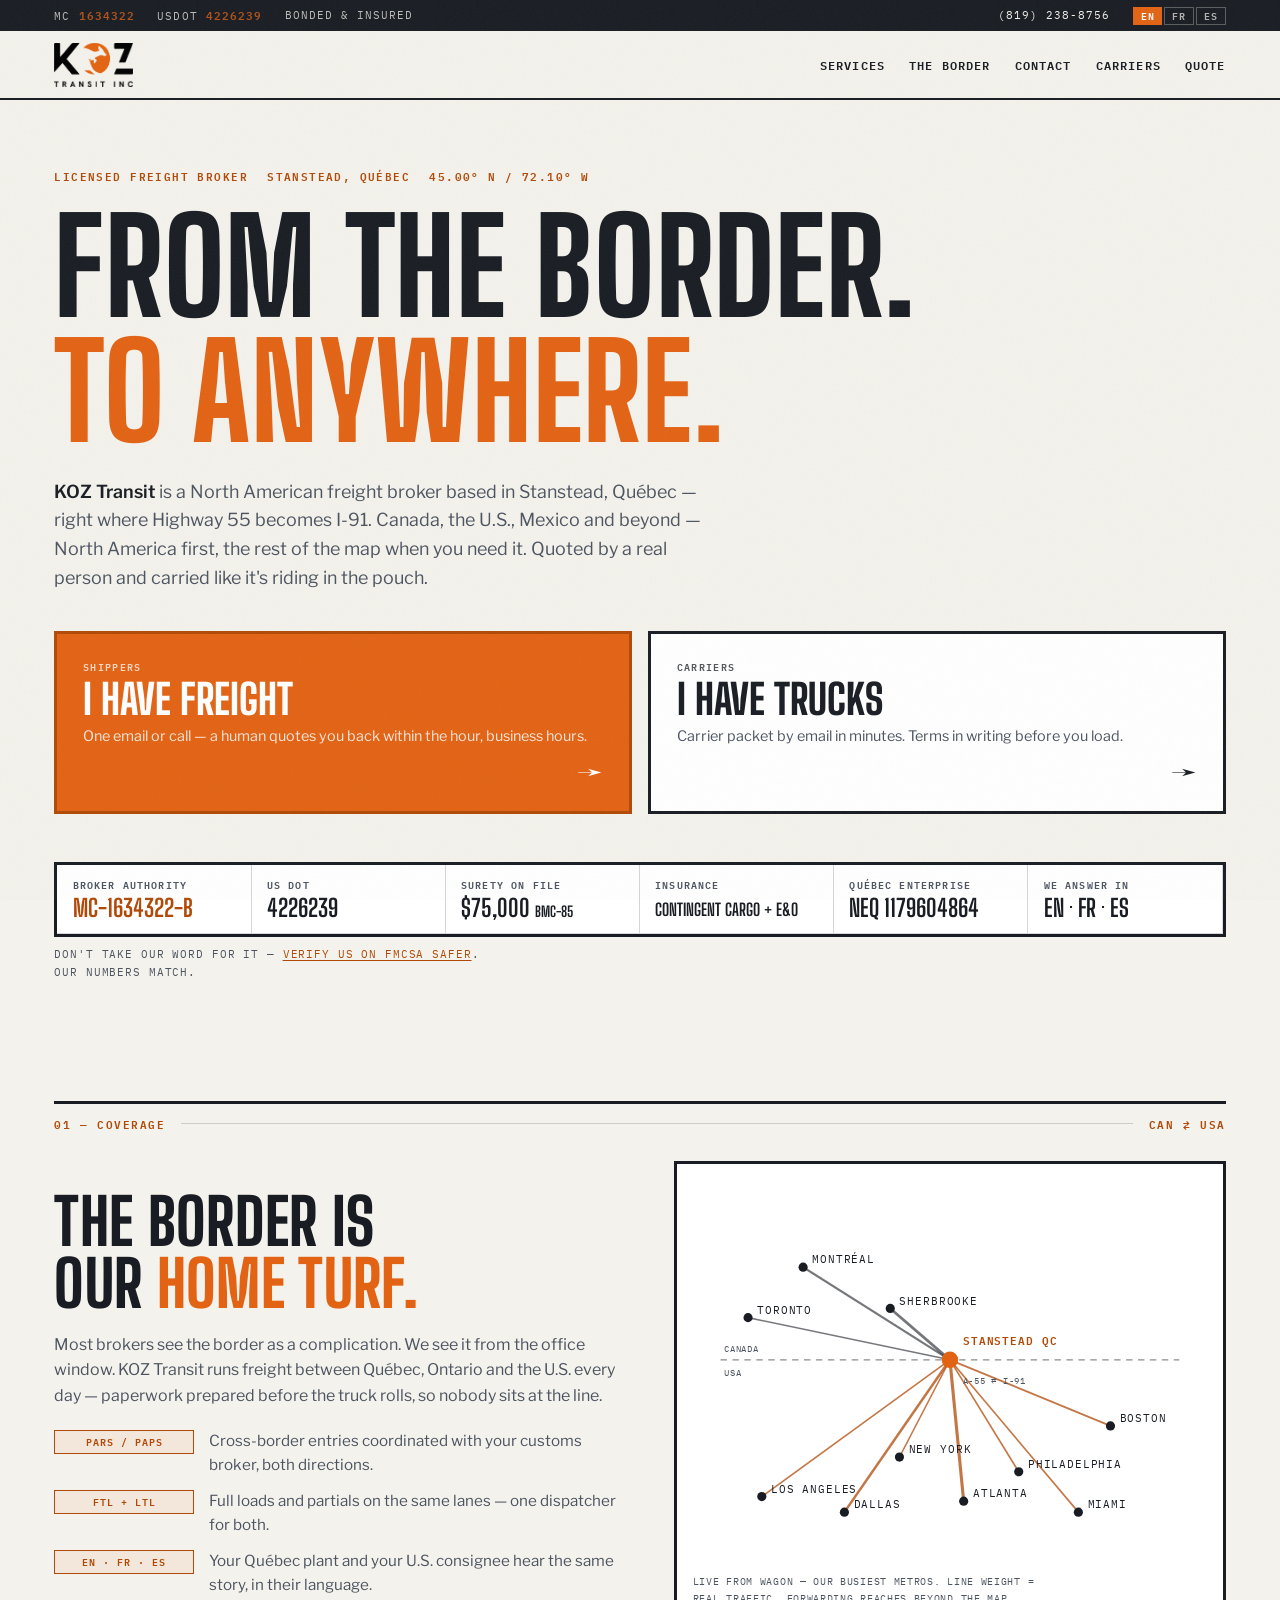
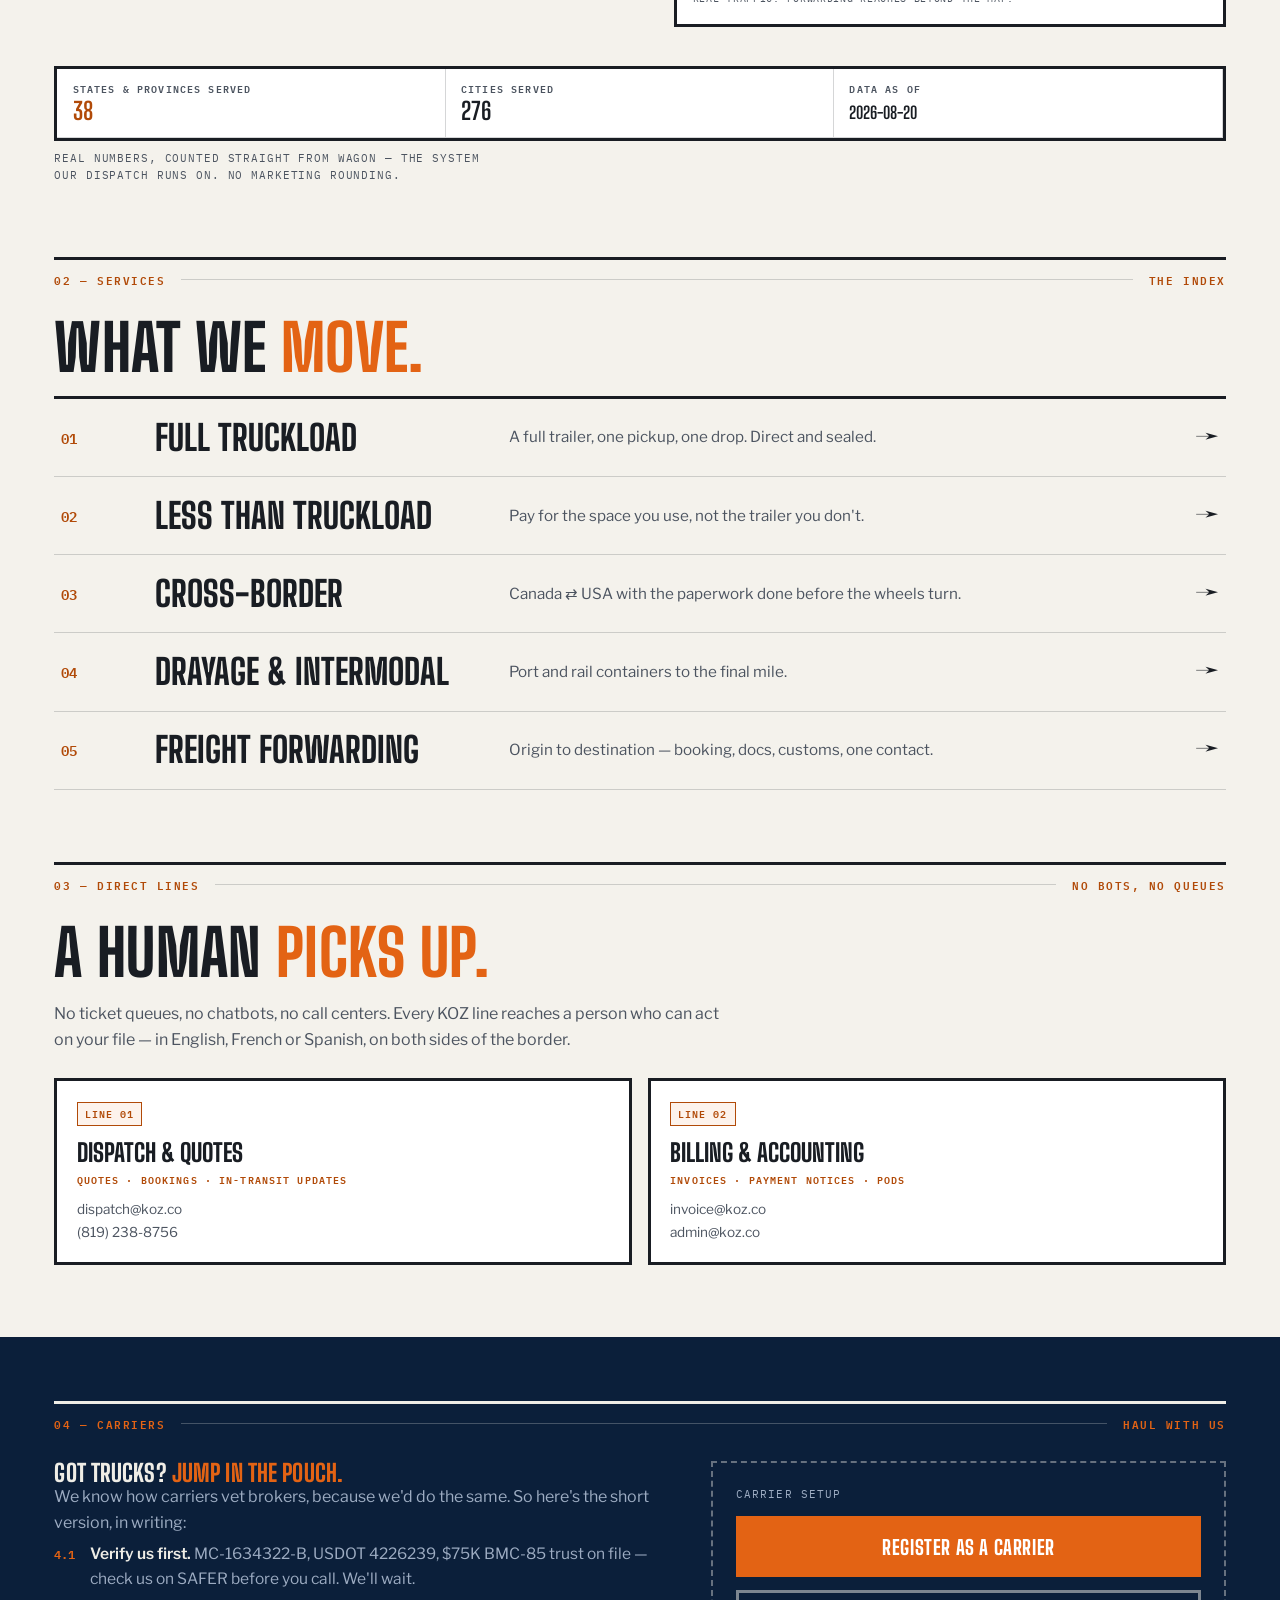
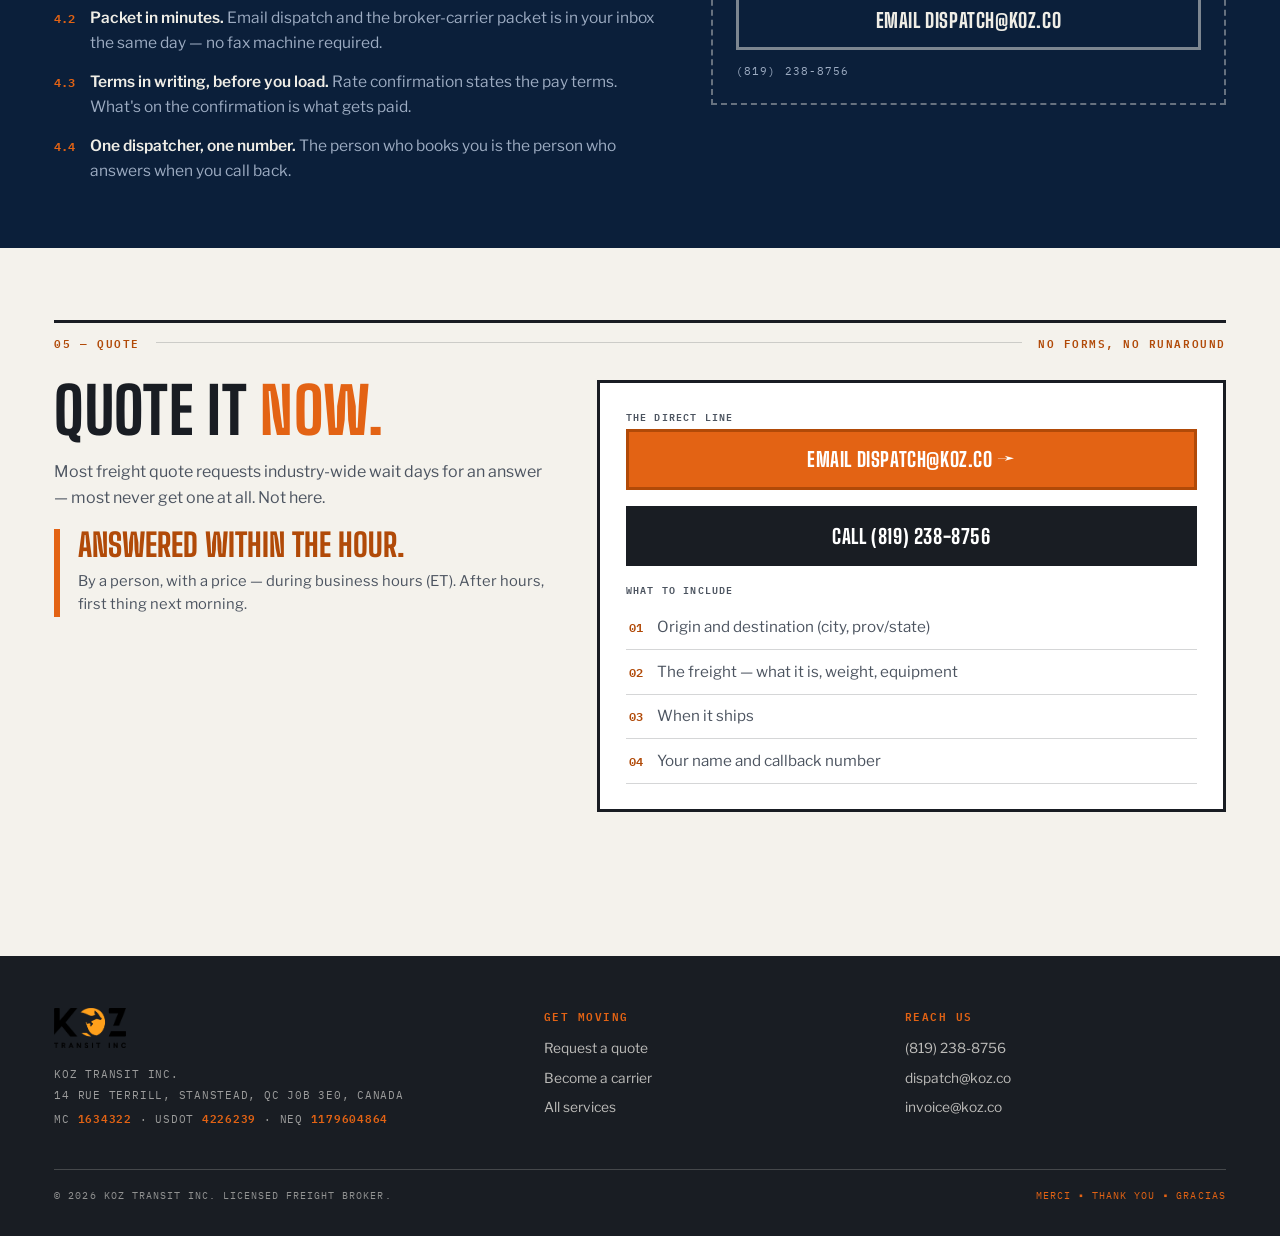
<file: index.html>
<!DOCTYPE html>
<html lang="en" class="lang-en">
<head>
  <meta charset="UTF-8" />
  <meta name="viewport" content="width=device-width, initial-scale=1.0" />
  <title>KOZ Transit — North American Freight Broker | Stanstead, Québec</title>
  <meta name="description" content="KOZ Transit is a licensed freight broker in Stanstead, Québec — FTL/LTL across Canada, the U.S., Mexico and beyond, quoted by a real person. MC-1634322-B · USDOT 4226239." />
  <link rel="preconnect" href="https://fonts.googleapis.com" />
  <link href="https://fonts.googleapis.com/css2?family=Big+Shoulders+Display:wght@700;800&family=Libre+Franklin:ital,wght@0,400;0,500;0,600;1,400&family=IBM+Plex+Mono:wght@400;500;600&display=swap" rel="stylesheet" />
  <link rel="stylesheet" href="koz.css?v=10" />
  <link rel="icon" type="image/svg+xml" href="assets/Orange.svg" />
  <link rel="apple-touch-icon" href="assets/Orange.png" />
  <meta name="theme-color" content="#E36314" />
  <link rel="canonical" href="https://koz.co/" />
  <meta property="og:type" content="website" />
  <meta property="og:site_name" content="KOZ Transit" />
  <meta property="og:title" content="KOZ Transit — North American Freight Broker | Stanstead, Québec" />
  <meta property="og:description" content="KOZ Transit is a licensed freight broker in Stanstead, Québec — FTL/LTL across Canada, the U.S., Mexico and beyond, quoted by a real person. MC-1634322-B · USDOT 4226239." />
  <meta property="og:url" content="https://koz.co/" />
  <meta property="og:image" content="https://koz.co/assets/Orange.png" />
  <meta name="twitter:card" content="summary" />
  <script type="application/ld+json">
  {
    "@context": "https://schema.org",
    "@type": "LocalBusiness",
    "name": "KOZ Transit",
    "legalName": "Koz Transit Inc.",
    "url": "https://koz.co/",
    "logo": "https://koz.co/assets/Logo_KTI.png",
    "image": "https://koz.co/assets/Orange.png",
    "telephone": "+1-819-238-8756",
    "email": "dispatch@koz.co",
    "description": "Licensed North American freight broker in Stanstead, Québec. FTL, LTL and cross-border freight across Canada, the U.S., Mexico and beyond. MC-1634322-B · USDOT 4226239.",
    "address": {
      "@type": "PostalAddress",
      "streetAddress": "14 Rue Terrill",
      "addressLocality": "Stanstead",
      "addressRegion": "QC",
      "postalCode": "J0B 3E0",
      "addressCountry": "CA"
    },
    "geo": { "@type": "GeoCoordinates", "latitude": 45.00, "longitude": -72.10 },
    "knowsLanguage": ["en", "fr", "es"]
  }
  </script>
</head>
<body>

<!-- ══════════ TOP BAR + HEADER — one sticky unit ══════════ -->
<div class="site-top">
<div class="topbar">
  <div class="wrap">
    <span class="tb-item">MC <b>1634322</b></span>
    <span class="tb-item">USDOT <b>4226239</b></span>
    <span class="tb-item tb-hide-sm"><span lang="en">Bonded &amp; insured</span><span lang="fr">Cautionné et assuré</span><span lang="es">Afianzado y asegurado</span></span>
    <span class="tb-item tb-phone"><a href="tel:+18192388756">(819) 238-8756</a></span>
    <div class="lang-switcher">
      <button class="lang-btn active" data-lang="en" onclick="setLang('en')">EN</button>
      <button class="lang-btn" data-lang="fr" onclick="setLang('fr')">FR</button>
      <button class="lang-btn" data-lang="es" onclick="setLang('es')">ES</button>
    </div>
  </div>
</div>

<!-- ══════════ HEADER ══════════ -->
<header class="site" id="header">
  <div class="wrap">
    <nav class="nav-inner">
      <a href="index.html" class="nav-logo">
        <img src="assets/Logo_KTI.png" alt="KOZ Transit" />
      </a>
      <ul class="nav-links" id="navLinks">
        <li><a href="#services"><span lang="en">Services</span><span lang="fr">Services</span><span lang="es">Servicios</span></a></li>
        <li><a href="#border"><span lang="en">The Border</span><span lang="fr">La frontière</span><span lang="es">La frontera</span></a></li>
        <li><a href="#contact"><span lang="en">Contact</span><span lang="fr">Contact</span><span lang="es">Contacto</span></a></li>
        <li><a href="#carriers"><span lang="en">Carriers</span><span lang="fr">Transporteurs</span><span lang="es">Transportistas</span></a></li>
        <li><a href="#quote"><span lang="en">Quote</span><span lang="fr">Soumission</span><span lang="es">Cotización</span></a></li>
      </ul>
      <button class="hamburger" id="hamburger" aria-label="Menu" aria-expanded="false">
        <span></span><span></span><span></span>
      </button>
    </nav>
  </div>
</header>
</div>

<!-- ══════════ HERO ══════════ -->
<section class="hero">
  <div class="wrap">
    <div class="hero-meta">
      <span><span lang="en">Licensed freight broker</span><span lang="fr">Courtier en transport agréé</span><span lang="es">Corredor de carga con licencia</span></span>
      <span>Stanstead, Québec</span>
      <span>45.00° N / 72.10° W</span>
    </div>
    <h1>
      <span class="reveal"><span lang="en">From the border.</span><span lang="fr">De la frontière.</span><span lang="es">Desde la frontera.</span></span><br/>
      <span class="reveal"><span lang="en"><span class="accent">To anywhere.</span></span><span lang="fr"><span class="accent">Vers partout.</span></span><span lang="es"><span class="accent">Hacia donde sea.</span></span></span>
    </h1>
    <p class="hero-sub">
      <span lang="en"><strong>KOZ Transit</strong> is a North American freight broker based in Stanstead, Québec — right where Highway 55 becomes I-91. Canada, the U.S., Mexico and beyond — North America first, the rest of the map when you need it. Quoted by a real person and carried like it's riding in the pouch.</span>
      <span lang="fr"><strong>KOZ Transit</strong> est un courtier en transport nord-américain établi à Stanstead, Québec — là où l'autoroute 55 devient la I-91. Canada, États-Unis, Mexique et au-delà — l'Amérique du Nord d'abord, le reste de la carte quand il le faut. Soumission par une vraie personne, et vos marchandises voyagent comme dans la poche du kangourou.</span>
      <span lang="es"><strong>KOZ Transit</strong> es un corredor de carga norteamericano con base en Stanstead, Québec — justo donde la autopista 55 se convierte en la I-91. Canadá, EE. UU., México y más allá — Norteamérica primero, el resto del mapa cuando lo necesitas. Cotizado por una persona real, y tu carga viaja como en la bolsa del canguro.</span>
    </p>

    <!-- The two doors -->
    <div class="doors">
      <a class="door door-ship" href="#quote">
        <span class="door-kicker"><span lang="en">Shippers</span><span lang="fr">Expéditeurs</span><span lang="es">Embarcadores</span></span>
        <span class="door-title"><span lang="en">I have freight</span><span lang="fr">J'ai de la marchandise</span><span lang="es">Tengo carga</span></span>
        <span class="door-note"><span lang="en">One email or call — a human quotes you back within the hour, business hours.</span><span lang="fr">Un courriel ou un appel — un humain vous répond avec un prix en moins d'une heure, aux heures ouvrables.</span><span lang="es">Un correo o una llamada — una persona te cotiza en menos de una hora, en horario de atención.</span></span>
        <span class="door-arrow">→</span>
      </a>
      <a class="door door-haul" href="carriers.html">
        <span class="door-kicker"><span lang="en">Carriers</span><span lang="fr">Transporteurs</span><span lang="es">Transportistas</span></span>
        <span class="door-title"><span lang="en">I have trucks</span><span lang="fr">J'ai des camions</span><span lang="es">Tengo camiones</span></span>
        <span class="door-note"><span lang="en">Carrier packet by email in minutes. Terms in writing before you load.</span><span lang="fr">Dossier transporteur par courriel en quelques minutes. Conditions par écrit avant de charger.</span><span lang="es">Alta de transportista por correo en minutos. Condiciones por escrito antes de cargar.</span></span>
        <span class="door-arrow">→</span>
      </a>
    </div>

    <!-- Waybill trust strip -->
    <div class="waybill">
      <div class="waybill-grid">
        <div class="wb-field">
          <span class="wb-label"><span lang="en">Broker authority</span><span lang="fr">Permis de courtage</span><span lang="es">Autoridad de corredor</span></span>
          <span class="wb-value orange">MC-1634322-B</span>
        </div>
        <div class="wb-field">
          <span class="wb-label">US DOT</span>
          <span class="wb-value">4226239</span>
        </div>
        <div class="wb-field">
          <span class="wb-label"><span lang="en">Surety on file</span><span lang="fr">Cautionnement au dossier</span><span lang="es">Fianza vigente</span></span>
          <span class="wb-value">$75,000 <span style="font-size:0.9rem;">BMC-85</span></span>
        </div>
        <div class="wb-field">
          <span class="wb-label"><span lang="en">Insurance</span><span lang="fr">Assurance</span><span lang="es">Seguro</span></span>
          <span class="wb-value" style="font-size:1.05rem;line-height:1.2;"><span lang="en">Contingent cargo + E&amp;O</span><span lang="fr">Cargo contingent + E&amp;O</span><span lang="es">Carga contingente + E&amp;O</span></span>
        </div>
        <div class="wb-field">
          <span class="wb-label"><span lang="en">Québec enterprise</span><span lang="fr">Entreprise du Québec</span><span lang="es">Empresa de Québec</span></span>
          <span class="wb-value">NEQ 1179604864</span>
        </div>
        <div class="wb-field">
          <span class="wb-label"><span lang="en">We answer in</span><span lang="fr">Nous répondons en</span><span lang="es">Atendemos en</span></span>
          <span class="wb-value">EN · FR · ES</span>
        </div>
      </div>
      <p class="waybill-verify">
        <span lang="en">Don't take our word for it — <a href="https://safer.fmcsa.dot.gov/query.asp?searchtype=ANY&amp;query_type=queryCarrierSnapshot&amp;query_param=USDOT&amp;query_string=4226239" target="_blank" rel="noopener">verify us on FMCSA SAFER</a>. Our numbers match.</span>
        <span lang="fr">Ne nous croyez pas sur parole — <a href="https://safer.fmcsa.dot.gov/query.asp?searchtype=ANY&amp;query_type=queryCarrierSnapshot&amp;query_param=USDOT&amp;query_string=4226239" target="_blank" rel="noopener">vérifiez-nous sur FMCSA SAFER</a>. Nos numéros concordent.</span>
        <span lang="es">No confíes solo en nuestra palabra — <a href="https://safer.fmcsa.dot.gov/query.asp?searchtype=ANY&amp;query_type=queryCarrierSnapshot&amp;query_param=USDOT&amp;query_string=4226239" target="_blank" rel="noopener">verifícanos en FMCSA SAFER</a>. Nuestros números coinciden.</span>
      </p>
    </div>
  </div>
</section>

<!-- ══════════ THE BORDER ══════════ -->
<section class="block" id="border">
  <div class="wrap">
    <div class="section-head">
      <span class="kicker">01 — <span lang="en">Coverage</span><span lang="fr">Couverture</span><span lang="es">Cobertura</span></span>
      <span class="line"></span>
      <span class="kicker">CAN ⇄ USA</span>
    </div>
    <div class="border-layout">
      <div>
        <h2><span lang="en">The border is our <span style="color:var(--orange);">home turf.</span></span><span lang="fr">La frontière, c'est <span style="color:var(--orange);">chez nous.</span></span><span lang="es">La frontera es <span style="color:var(--orange);">nuestra casa.</span></span></h2>
        <p>
          <span lang="en">Most brokers see the border as a complication. We see it from the office window. KOZ Transit runs freight between Québec, Ontario and the U.S. every day — paperwork prepared before the truck rolls, so nobody sits at the line.</span>
          <span lang="fr">Pour bien des courtiers, la frontière est une complication. Nous, on la voit de la fenêtre du bureau. KOZ Transit fait rouler la marchandise entre le Québec, l'Ontario et les États-Unis chaque jour — la paperasse est prête avant que le camion parte, pour que personne n'attende à la ligne.</span>
          <span lang="es">Para muchos corredores, la frontera es una complicación. Nosotros la vemos desde la ventana de la oficina. KOZ Transit mueve carga entre Québec, Ontario y EE. UU. todos los días — el papeleo está listo antes de que salga el camión.</span>
        </p>
        <div class="border-points">
          <div class="border-point">
            <span class="bp-stamp">PARS / PAPS</span>
            <p><span lang="en">Cross-border entries coordinated with your customs broker, both directions.</span><span lang="fr">Entrées transfrontalières coordonnées avec votre courtier en douane, dans les deux sens.</span><span lang="es">Entradas transfronterizas coordinadas con tu agente aduanal, en ambas direcciones.</span></p>
          </div>
          <div class="border-point">
            <span class="bp-stamp">FTL + LTL</span>
            <p><span lang="en">Full loads and partials on the same lanes — one dispatcher for both.</span><span lang="fr">Charges complètes et partielles sur les mêmes corridors — un seul répartiteur pour les deux.</span><span lang="es">Cargas completas y consolidadas en las mismas rutas — un solo despachador para ambas.</span></p>
          </div>
          <div class="border-point">
            <span class="bp-stamp">EN · FR · ES</span>
            <p><span lang="en">Your Québec plant and your U.S. consignee hear the same story, in their language.</span><span lang="fr">Votre usine au Québec et votre destinataire américain reçoivent la même information, dans leur langue.</span><span lang="es">Tu planta en Québec y tu consignatario en EE. UU. reciben la misma información, en su idioma.</span></p>
          </div>
        </div>
      </div>
      <div class="lane-map-wrap">
        <!-- City fan — KOZ's busiest metros from WagOn data; lane thickness = real traffic -->
        <svg class="lane-map" viewBox="0 0 560 420" role="img" aria-label="Freight lanes from Stanstead, Québec to KOZ's busiest metros, drawn from live dispatch data">
          <line class="borderline" x1="30" y1="196" x2="530" y2="196" />
          <text class="t-soft" x="34" y="188">CANADA</text>
          <text class="t-soft" x="34" y="214">USA</text>
          <!-- lanes: hub at Stanstead (280,196) -->
          <path class="lane draw" style="stroke-width:2.4px;" d="M280 196 L120 95" />
          <path class="lane draw" style="stroke-width:3px;" d="M280 196 L215 140" />
          <path class="lane draw" style="stroke-width:1.7px;" d="M280 196 L60 150" />
          <path class="lane lane-us draw" style="stroke-width:2px;" d="M280 196 L455 268" />
          <path class="lane lane-us draw" style="stroke-width:1.6px;" d="M280 196 L225 302" />
          <path class="lane lane-us draw" style="stroke-width:1.8px;" d="M280 196 L355 318" />
          <path class="lane lane-us draw" style="stroke-width:3.4px;" d="M280 196 L295 350" />
          <path class="lane lane-us draw" style="stroke-width:2.8px;" d="M280 196 L165 362" />
          <path class="lane lane-us draw" style="stroke-width:1.8px;" d="M280 196 L75 345" />
          <path class="lane lane-us draw" style="stroke-width:1.8px;" d="M280 196 L420 362" />
          <!-- nodes: Canada -->
          <circle class="node" cx="120" cy="95" r="5" /><text x="130" y="91">Montréal</text>
          <circle class="node" cx="215" cy="140" r="5" /><text x="225" y="136">Sherbrooke</text>
          <circle class="node" cx="60" cy="150" r="5" /><text x="70" y="146">Toronto</text>
          <!-- nodes: USA -->
          <circle class="node" cx="455" cy="268" r="5" /><text x="465" y="264">Boston</text>
          <circle class="node" cx="225" cy="302" r="5" /><text x="235" y="298">New York</text>
          <circle class="node" cx="355" cy="318" r="5" /><text x="365" y="314"><tspan lang="en">Philadelphia</tspan><tspan lang="fr">Philadelphie</tspan><tspan lang="es">Filadelfia</tspan></text>
          <circle class="node" cx="295" cy="350" r="5" /><text x="305" y="346">Atlanta</text>
          <circle class="node" cx="165" cy="362" r="5" /><text x="175" y="358">Dallas</text>
          <circle class="node" cx="75" cy="345" r="5" /><text x="85" y="341">Los Angeles</text>
          <circle class="node" cx="420" cy="362" r="5" /><text x="430" y="358">Miami</text>
          <!-- hub -->
          <circle class="node-hub" cx="280" cy="196" r="9" />
          <text class="t-hub" x="294" y="180">Stanstead QC</text>
          <text class="t-soft" x="294" y="222">A-55 ⇄ I-91</text>
        </svg>
        <p class="map-caption">
          <span lang="en">Live from WagOn — our busiest metros. Line weight = real traffic. Forwarding reaches beyond the map.</span>
          <span lang="fr">En direct de WagOn — nos métropoles les plus actives. Épaisseur du trait = trafic réel. Le transit va au-delà de la carte.</span>
          <span lang="es">En vivo desde WagOn — nuestras metrópolis más activas. Grosor de línea = tráfico real. El forwarding va más allá del mapa.</span>
        </p>
      </div>
    </div>

    <!-- Receipts — real aggregates from WagOn (tools/wagon-snapshot.js → data/stats.json) -->
    <div class="waybill" style="margin-top:2.4rem;">
      <div class="waybill-grid">
        <div class="wb-field">
          <span class="wb-label"><span lang="en">States &amp; provinces served</span><span lang="fr">États et provinces desservis</span><span lang="es">Estados y provincias servidos</span></span>
          <span class="wb-value orange" data-stat="states_provinces_total">38</span>
        </div>
        <div class="wb-field">
          <span class="wb-label"><span lang="en">Cities served</span><span lang="fr">Villes desservies</span><span lang="es">Ciudades servidas</span></span>
          <span class="wb-value" data-stat="cities_served">276</span>
        </div>
        <div class="wb-field">
          <span class="wb-label"><span lang="en">Data as of</span><span lang="fr">Données au</span><span lang="es">Datos al</span></span>
          <span class="wb-value" style="font-size:1.05rem;line-height:1.2;" data-stat-date>2026-08-20</span>
        </div>
      </div>
      <p class="waybill-verify">
        <span lang="en">Real numbers, counted straight from WagOn — the system our dispatch runs on. No marketing rounding.</span>
        <span lang="fr">De vrais chiffres, comptés directement dans WagOn — le système sur lequel roule notre répartition. Pas d'arrondi marketing.</span>
        <span lang="es">Números reales, contados directo en WagOn — el sistema con el que trabaja nuestro dispatch. Sin redondeo de marketing.</span>
      </p>
    </div>
  </div>
</section>

<!-- ══════════ SERVICES INDEX ══════════ -->
<section class="block" id="services">
  <div class="wrap">
    <div class="section-head">
      <span class="kicker">02 — <span lang="en">Services</span><span lang="fr">Services</span><span lang="es">Servicios</span></span>
      <span class="line"></span>
      <span class="kicker"><span lang="en">The index</span><span lang="fr">L'index</span><span lang="es">El índice</span></span>
    </div>
    <h2><span lang="en">What we <span style="color:var(--orange);">move.</span></span><span lang="fr">Ce qu'on <span style="color:var(--orange);">déplace.</span></span><span lang="es">Lo que <span style="color:var(--orange);">movemos.</span></span></h2>
    <div class="svc-index">
      <a class="svc-row" href="services.html#ftl">
        <span class="svc-num">01</span>
        <span class="svc-name"><span lang="en">Full Truckload</span><span lang="fr">Charge complète</span><span lang="es">Carga completa</span></span>
        <span class="svc-desc"><span lang="en">A full trailer, one pickup, one drop. Direct and sealed.</span><span lang="fr">Une remorque complète, un ramassage, une livraison. Direct et scellé.</span><span lang="es">Un remolque completo, una recogida, una entrega. Directo y sellado.</span></span>
        <span class="svc-go">→</span>
      </a>
      <a class="svc-row" href="services.html#ltl">
        <span class="svc-num">02</span>
        <span class="svc-name"><span lang="en">Less Than Truckload</span><span lang="fr">Charge partielle</span><span lang="es">Carga consolidada</span></span>
        <span class="svc-desc"><span lang="en">Pay for the space you use, not the trailer you don't.</span><span lang="fr">Payez l'espace utilisé, pas la remorque vide.</span><span lang="es">Paga por el espacio que usas, no por el remolque vacío.</span></span>
        <span class="svc-go">→</span>
      </a>
      <a class="svc-row" href="services.html#crossborder">
        <span class="svc-num">03</span>
        <span class="svc-name"><span lang="en">Cross-Border</span><span lang="fr">Transfrontalier</span><span lang="es">Transfronterizo</span></span>
        <span class="svc-desc"><span lang="en">Canada ⇄ USA with the paperwork done before the wheels turn.</span><span lang="fr">Canada ⇄ É.-U., la paperasse réglée avant que les roues tournent.</span><span lang="es">Canadá ⇄ EE. UU. con el papeleo listo antes de rodar.</span></span>
        <span class="svc-go">→</span>
      </a>
      <a class="svc-row" href="services.html#drayage">
        <span class="svc-num">04</span>
        <span class="svc-name"><span lang="en">Drayage &amp; Intermodal</span><span lang="fr">Intermodal et factage</span><span lang="es">Drayage e intermodal</span></span>
        <span class="svc-desc"><span lang="en">Port and rail containers to the final mile.</span><span lang="fr">Conteneurs portuaires et ferroviaires jusqu'au dernier kilomètre.</span><span lang="es">Contenedores de puerto y ferrocarril hasta el último kilómetro.</span></span>
        <span class="svc-go">→</span>
      </a>
      <a class="svc-row" href="services.html#forwarding">
        <span class="svc-num">05</span>
        <span class="svc-name"><span lang="en">Freight Forwarding</span><span lang="fr">Transitaire</span><span lang="es">Agente de carga</span></span>
        <span class="svc-desc"><span lang="en">Origin to destination — booking, docs, customs, one contact.</span><span lang="fr">De l'origine à la destination — réservation, documents, douanes, un seul contact.</span><span lang="es">De origen a destino — reserva, documentos, aduanas, un solo contacto.</span></span>
        <span class="svc-go">→</span>
      </a>
    </div>
  </div>
</section>

<!-- ══════════ TEAM ══════════ -->
<section class="block" id="contact">
  <div class="wrap">
    <div class="section-head">
      <span class="kicker">03 — <span lang="en">Direct lines</span><span lang="fr">Lignes directes</span><span lang="es">Líneas directas</span></span>
      <span class="line"></span>
      <span class="kicker"><span lang="en">No bots, no queues</span><span lang="fr">Pas de robots, pas de files</span><span lang="es">Sin bots, sin filas</span></span>
    </div>
    <h2><span lang="en">A human <span style="color:var(--orange);">picks up.</span></span><span lang="fr">Un humain <span style="color:var(--orange);">vous répond.</span></span><span lang="es">Una persona <span style="color:var(--orange);">contesta.</span></span></h2>
    <p style="margin-bottom:1.6rem;">
      <span lang="en">No ticket queues, no chatbots, no call centers. Every KOZ line reaches a person who can act on your file — in English, French or Spanish, on both sides of the border.</span>
      <span lang="fr">Pas de files d'attente, pas de robots, pas de centre d'appels. Chaque ligne KOZ mène à une personne capable d'agir sur votre dossier — en français, en anglais ou en espagnol, des deux côtés de la frontière.</span>
      <span lang="es">Sin filas de tickets, sin chatbots, sin call centers. Cada línea de KOZ llega a una persona que puede actuar sobre tu expediente — en inglés, francés o español, a ambos lados de la frontera.</span>
    </p>
    <div class="team-grid">
      <div class="team-card">
        <span class="bp-stamp"><span lang="en">Line 01</span><span lang="fr">Ligne 01</span><span lang="es">Línea 01</span></span>
        <div class="team-name"><span lang="en">Dispatch &amp; Quotes</span><span lang="fr">Répartition et soumissions</span><span lang="es">Dispatch y cotizaciones</span></div>
        <div class="team-role"><span lang="en">Quotes · bookings · in-transit updates</span><span lang="fr">Soumissions · réservations · suivis en transit</span><span lang="es">Cotizaciones · reservas · seguimiento en tránsito</span></div>
        <div class="team-contact"><a href="mailto:dispatch@koz.co">dispatch@koz.co</a><br/><a href="tel:+18192388756">(819) 238-8756</a></div>
      </div>
      <div class="team-card">
        <span class="bp-stamp"><span lang="en">Line 02</span><span lang="fr">Ligne 02</span><span lang="es">Línea 02</span></span>
        <div class="team-name"><span lang="en">Billing &amp; Accounting</span><span lang="fr">Facturation et comptabilité</span><span lang="es">Facturación y contabilidad</span></div>
        <div class="team-role"><span lang="en">Invoices · payment notices · PODs</span><span lang="fr">Factures · avis de paiement · preuves de livraison</span><span lang="es">Facturas · avisos de pago · PODs</span></div>
        <div class="team-contact"><a href="mailto:invoice@koz.co">invoice@koz.co</a><br/><a href="mailto:admin@koz.co">admin@koz.co</a></div>
      </div>
    </div>
  </div>
</section>

<!-- ══════════ CARRIER BAND ══════════ -->
<div class="carrier-band" id="carriers">
  <div class="wrap">
    <div class="section-head">
      <span class="kicker">04 — <span lang="en">Carriers</span><span lang="fr">Transporteurs</span><span lang="es">Transportistas</span></span>
      <span class="line"></span>
      <span class="kicker"><span lang="en">Haul with us</span><span lang="fr">Roulez avec nous</span><span lang="es">Ruede con nosotros</span></span>
    </div>
    <div class="carrier-cols">
      <div>
        <h2><span lang="en">Got trucks? <span class="accent">Jump in the pouch.</span></span><span lang="fr">Des camions? <span class="accent">C'est dans la poche.</span></span><span lang="es">¿Camiones? <span class="accent">Salta a la bolsa.</span></span></h2>
        <p>
          <span lang="en">We know how carriers vet brokers, because we'd do the same. So here's the short version, in writing:</span>
          <span lang="fr">On sait comment les transporteurs vérifient les courtiers — on ferait pareil. Alors voici la version courte, par écrit :</span>
          <span lang="es">Sabemos cómo los transportistas verifican a los corredores — haríamos lo mismo. Aquí está la versión corta, por escrito:</span>
        </p>
        <div class="carrier-list">
          <div class="carrier-item"><span class="ci-num">4.1</span><p><span lang="en"><strong>Verify us first.</strong> MC-1634322-B, USDOT 4226239, $75K BMC-85 trust on file — check us on SAFER before you call. We'll wait.</span><span lang="fr"><strong>Vérifiez-nous d'abord.</strong> MC-1634322-B, USDOT 4226239, cautionnement BMC-85 de 75 000 $ au dossier — vérifiez sur SAFER avant d'appeler. On attend.</span><span lang="es"><strong>Verifícanos primero.</strong> MC-1634322-B, USDOT 4226239, fideicomiso BMC-85 de $75,000 registrado — revísanos en SAFER antes de llamar.</span></p></div>
          <div class="carrier-item"><span class="ci-num">4.2</span><p><span lang="en"><strong>Packet in minutes.</strong> Email dispatch and the broker-carrier packet is in your inbox the same day — no fax machine required.</span><span lang="fr"><strong>Dossier en quelques minutes.</strong> Écrivez à la répartition et le dossier transporteur arrive le jour même — aucun fax requis.</span><span lang="es"><strong>Alta en minutos.</strong> Escribe al equipo de dispatch y tus documentos de alta llegan el mismo día — sin fax.</span></p></div>
          <div class="carrier-item"><span class="ci-num">4.3</span><p><span lang="en"><strong>Terms in writing, before you load.</strong> Rate confirmation states the pay terms. What's on the confirmation is what gets paid.</span><span lang="fr"><strong>Conditions par écrit, avant de charger.</strong> La confirmation de taux indique les conditions de paiement. Ce qui est écrit est ce qui est payé.</span><span lang="es"><strong>Condiciones por escrito, antes de cargar.</strong> La confirmación de tarifa indica las condiciones de pago. Lo escrito es lo que se paga.</span></p></div>
          <div class="carrier-item"><span class="ci-num">4.4</span><p><span lang="en"><strong>One dispatcher, one number.</strong> The person who books you is the person who answers when you call back.</span><span lang="fr"><strong>Un répartiteur, un numéro.</strong> La personne qui vous réserve est celle qui répond quand vous rappelez.</span><span lang="es"><strong>Un despachador, un número.</strong> La persona que te reserva es la que contesta cuando llamas.</span></p></div>
        </div>
      </div>
      <div class="carrier-cta">
        <span class="mono-line"><span lang="en">Carrier setup</span><span lang="fr">Inscription transporteur</span><span lang="es">Alta de transportistas</span></span>
        <a class="btn" href="carriers.html#register"><span lang="en">Register as a carrier</span><span lang="fr">S'inscrire comme transporteur</span><span lang="es">Regístrate como transportista</span></a>
        <a class="btn ghost" href="mailto:dispatch@koz.co?subject=Carrier%20setup%20request"><span lang="en">Email dispatch@koz.co</span><span lang="fr">Écrire à dispatch@koz.co</span><span lang="es">Escríbenos: dispatch@koz.co</span></a>
        <span class="mono-line">(819) 238-8756</span>
      </div>
    </div>
  </div>
</div>

<!-- ══════════ QUOTE ══════════ -->
<section class="block" id="quote">
  <div class="wrap">
    <div class="section-head">
      <span class="kicker">05 — <span lang="en">Quote</span><span lang="fr">Soumission</span><span lang="es">Cotización</span></span>
      <span class="line"></span>
      <span class="kicker"><span lang="en">No forms, no runaround</span><span lang="fr">Pas de formulaire, sans détour</span><span lang="es">Sin formularios, sin vueltas</span></span>
    </div>
    <div class="quote-layout">
      <div>
        <h2><span lang="en">Quote it <span style="color:var(--orange);">now.</span></span><span lang="fr">Un prix, <span style="color:var(--orange);">maintenant.</span></span><span lang="es">Cotiza <span style="color:var(--orange);">ahora.</span></span></h2>
        <p>
          <span lang="en">Most freight quote requests industry-wide wait days for an answer — most never get one at all. Not here.</span>
          <span lang="fr">Dans l'industrie, la plupart des demandes de soumission attendent des jours — beaucoup restent sans réponse. Pas ici.</span>
          <span lang="es">En la industria, la mayoría de las solicitudes de cotización esperan días — muchas nunca reciben respuesta. Aquí no.</span>
        </p>
        <div class="quote-promise">
          <span class="qp-big"><span lang="en">Answered within the hour.</span><span lang="fr">Réponse en moins d'une heure.</span><span lang="es">Respuesta en menos de una hora.</span></span>
          <p><span lang="en">By a person, with a price — during business hours (ET). After hours, first thing next morning.</span><span lang="fr">Par une personne, avec un prix — aux heures ouvrables (HE). Après les heures, à la première heure le lendemain.</span><span lang="es">Por una persona, con un precio — en horario de atención (hora del Este). Fuera de horario, a primera hora del día siguiente.</span></p>
        </div>
      </div>
      <div class="quote-form">
        <div class="qf-group">
          <label><span lang="en">The direct line</span><span lang="fr">La ligne directe</span><span lang="es">La línea directa</span></label>
          <a class="btn" style="width:100%;" href="mailto:dispatch@koz.co?subject=Quote%20request"><span lang="en">Email dispatch@koz.co →</span><span lang="fr">Écrire à dispatch@koz.co →</span><span lang="es">Escribe a dispatch@koz.co →</span></a>
        </div>
        <div class="qf-group">
          <a class="btn" style="width:100%;background:var(--ink);border-color:var(--ink);" href="tel:+18192388756"><span lang="en">Call (819) 238-8756</span><span lang="fr">Appelez le (819) 238-8756</span><span lang="es">Llama al (819) 238-8756</span></a>
        </div>
        <div class="qf-group" style="margin-bottom:0;">
          <label><span lang="en">What to include</span><span lang="fr">Quoi inclure</span><span lang="es">Qué incluir</span></label>
          <div class="svc-points" style="margin-top:0.2rem;">
            <div class="svc-point"><span class="sp-tick">01</span><p><span lang="en">Origin and destination (city, prov/state)</span><span lang="fr">Origine et destination (ville, prov./État)</span><span lang="es">Origen y destino (ciudad, prov./estado)</span></p></div>
            <div class="svc-point"><span class="sp-tick">02</span><p><span lang="en">The freight — what it is, weight, equipment</span><span lang="fr">La marchandise — quoi, poids, équipement</span><span lang="es">La carga — qué es, peso, equipo</span></p></div>
            <div class="svc-point"><span class="sp-tick">03</span><p><span lang="en">When it ships</span><span lang="fr">Quand ça part</span><span lang="es">Cuándo sale</span></p></div>
            <div class="svc-point"><span class="sp-tick">04</span><p><span lang="en">Your name and callback number</span><span lang="fr">Votre nom et numéro de rappel</span><span lang="es">Tu nombre y número de contacto</span></p></div>
          </div>
        </div>
      </div>
    </div>
  </div>
</section>

<!-- ══════════ FOOTER ══════════ -->
<footer class="site">
  <div class="wrap">
    <div class="footer-grid">
      <div class="footer-brand">
        <img src="assets/Logo_KTI.png" alt="KOZ Transit" />
        <p class="footer-legal">
          Koz Transit Inc.<br/>
          14 Rue Terrill, Stanstead, QC J0B 3E0, Canada<br/>
          MC <b>1634322</b> · USDOT <b>4226239</b> · NEQ <b>1179604864</b>
        </p>
      </div>
      <div class="footer-col">
        <h5><span lang="en">Get moving</span><span lang="fr">En route</span><span lang="es">En marcha</span></h5>
        <ul>
          <li><a href="#quote"><span lang="en">Request a quote</span><span lang="fr">Demander une soumission</span><span lang="es">Solicitar cotización</span></a></li>
          <li><a href="carriers.html#register"><span lang="en">Become a carrier</span><span lang="fr">Devenir transporteur</span><span lang="es">Ser transportista</span></a></li>
          <li><a href="services.html"><span lang="en">All services</span><span lang="fr">Tous les services</span><span lang="es">Todos los servicios</span></a></li>
        </ul>
      </div>
      <div class="footer-col">
        <h5><span lang="en">Reach us</span><span lang="fr">Nous joindre</span><span lang="es">Contáctenos</span></h5>
        <ul>
          <li><a href="tel:+18192388756">(819) 238-8756</a></li>
          <li><a href="mailto:dispatch@koz.co">dispatch@koz.co</a></li>
          <li><a href="mailto:invoice@koz.co">invoice@koz.co</a></li>
        </ul>
      </div>
    </div>
    <div class="footer-bottom">
      <span>© 2026 Koz Transit Inc. <span lang="en">Licensed freight broker.</span><span lang="fr">Courtier en transport agréé.</span><span lang="es">Corredor de carga con licencia.</span></span>
      <span class="merci">Merci ▪ Thank you ▪ Gracias</span>
    </div>
  </div>
</footer>


<!-- Baked-in stats snapshot (2026-08-20) — used if data/stats.json can't be fetched.
     Refresh by rerunning tools/wagon-snapshot.js and updating this block, or rely on the live fetch. -->
<script id="statsFallback" type="application/json">
{"generated_at":"2026-08-20T21:22:05.281Z","states_provinces_total":38,"cities_served":276,"regions":{"QC":1638,"GA":519,"TX":363,"MA":110,"CA":82,"FL":81,"PA":81,"ON":70,"OH":62,"NY":57,"ME":57,"KY":39,"IN":34,"MI":34,"NJ":28,"WI":26,"NB":21,"AL":17,"WA":16,"NC":14,"BC":14,"TN":13,"MD":12,"MN":9,"SD":9,"IL":9,"CT":8,"RI":5,"NE":4,"MO":4,"IA":4,"NH":3,"SC":3,"CO":3,"AR":2,"VT":1,"OK":1,"KS":1}}
</script>
<script src="lang.js"></script>
<script src="koz.js?v=10"></script>
</body>
</html>
</file>
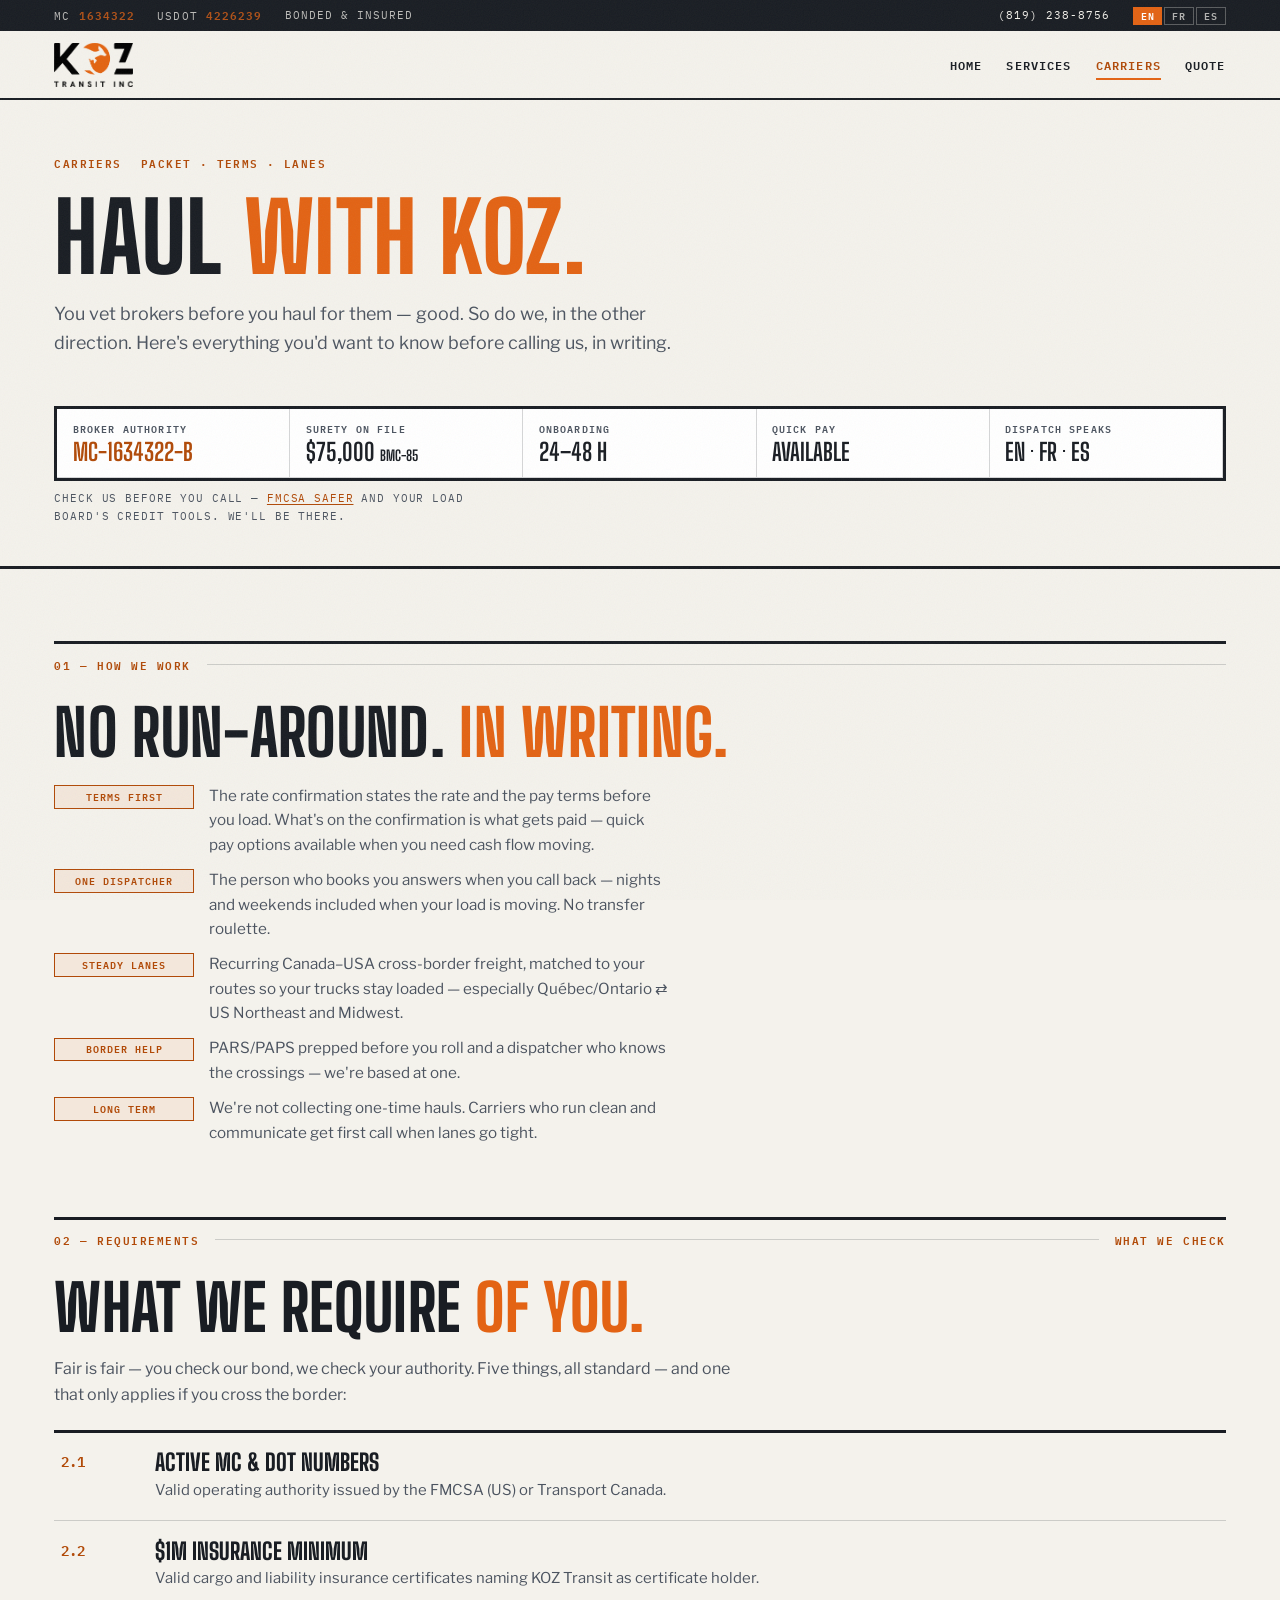
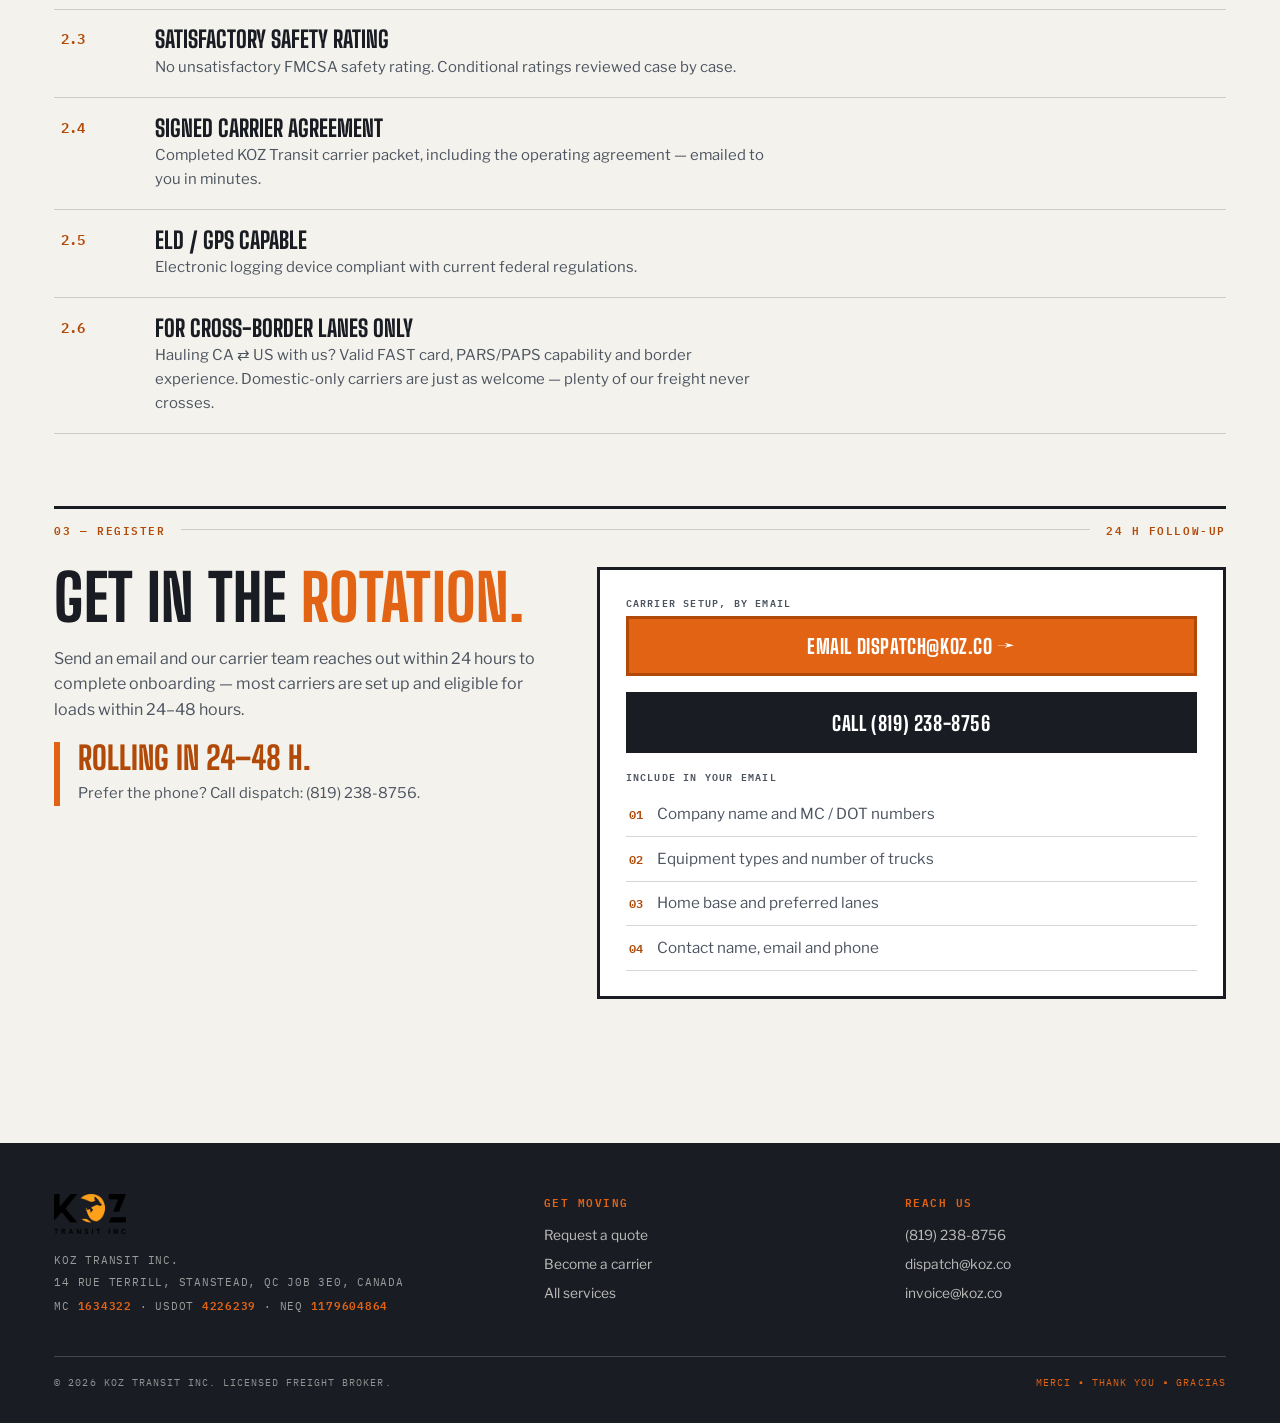
<file: carriers.html>
<!DOCTYPE html>
<html lang="en" class="lang-en">
<head>
  <meta charset="UTF-8" />
  <meta name="viewport" content="width=device-width, initial-scale=1.0" />
  <title>Carriers — Haul with KOZ Transit | Canada–USA Lanes</title>
  <meta name="description" content="Haul with KOZ Transit: fast digital setup, terms in writing before you load, one dispatcher per load, steady Canada–USA cross-border lanes. MC-1634322-B." />
  <link rel="preconnect" href="https://fonts.googleapis.com" />
  <link href="https://fonts.googleapis.com/css2?family=Big+Shoulders+Display:wght@700;800&family=Libre+Franklin:ital,wght@0,400;0,500;0,600;1,400&family=IBM+Plex+Mono:wght@400;500;600&display=swap" rel="stylesheet" />
  <link rel="stylesheet" href="koz.css?v=10" />
  <link rel="icon" type="image/svg+xml" href="assets/Orange.svg" />
  <link rel="apple-touch-icon" href="assets/Orange.png" />
  <meta name="theme-color" content="#E36314" />
  <link rel="canonical" href="https://koz.co/carriers.html" />
  <meta property="og:type" content="website" />
  <meta property="og:site_name" content="KOZ Transit" />
  <meta property="og:title" content="Carriers — Haul with KOZ Transit | Canada–USA Lanes" />
  <meta property="og:description" content="Haul with KOZ Transit: fast digital setup, terms in writing before you load, one dispatcher per load, steady Canada–USA cross-border lanes. MC-1634322-B." />
  <meta property="og:url" content="https://koz.co/carriers.html" />
  <meta property="og:image" content="https://koz.co/assets/Orange.png" />
  <meta name="twitter:card" content="summary" />
</head>
<body>

<!-- ══════════ TOP BAR + HEADER — one sticky unit ══════════ -->
<div class="site-top">
<div class="topbar">
  <div class="wrap">
    <span class="tb-item">MC <b>1634322</b></span>
    <span class="tb-item">USDOT <b>4226239</b></span>
    <span class="tb-item tb-hide-sm"><span lang="en">Bonded &amp; insured</span><span lang="fr">Cautionné et assuré</span><span lang="es">Afianzado y asegurado</span></span>
    <span class="tb-item tb-phone"><a href="tel:+18192388756">(819) 238-8756</a></span>
    <div class="lang-switcher">
      <button class="lang-btn active" data-lang="en" onclick="setLang('en')">EN</button>
      <button class="lang-btn" data-lang="fr" onclick="setLang('fr')">FR</button>
      <button class="lang-btn" data-lang="es" onclick="setLang('es')">ES</button>
    </div>
  </div>
</div>

<!-- ══════════ HEADER ══════════ -->
<header class="site" id="header">
  <div class="wrap">
    <nav class="nav-inner">
      <a href="index.html" class="nav-logo">
        <img src="assets/Logo_KTI.png" alt="KOZ Transit" />
      </a>
      <ul class="nav-links" id="navLinks">
        <li><a href="index.html"><span lang="en">Home</span><span lang="fr">Accueil</span><span lang="es">Inicio</span></a></li>
        <li><a href="services.html"><span lang="en">Services</span><span lang="fr">Services</span><span lang="es">Servicios</span></a></li>
        <li><a href="carriers.html"><span lang="en">Carriers</span><span lang="fr">Transporteurs</span><span lang="es">Transportistas</span></a></li>
        <li><a href="index.html#quote"><span lang="en">Quote</span><span lang="fr">Soumission</span><span lang="es">Cotización</span></a></li>
      </ul>
      <button class="hamburger" id="hamburger" aria-label="Menu" aria-expanded="false">
        <span></span><span></span><span></span>
      </button>
    </nav>
  </div>
</header>
</div>

<!-- ══════════ PAGE HERO ══════════ -->
<section class="page-hero">
  <div class="wrap">
    <div class="hero-meta">
      <span><span lang="en">Carriers</span><span lang="fr">Transporteurs</span><span lang="es">Transportistas</span></span>
      <span><span lang="en">Packet · Terms · Lanes</span><span lang="fr">Dossier · Conditions · Corridors</span><span lang="es">Alta · Condiciones · Rutas</span></span>
    </div>
    <h1><span lang="en">Haul <span style="color:var(--orange);">with KOZ.</span></span><span lang="fr">Roulez <span style="color:var(--orange);">avec KOZ.</span></span><span lang="es">Rueda <span style="color:var(--orange);">con KOZ.</span></span></h1>
    <p class="hero-sub">
      <span lang="en">You vet brokers before you haul for them — good. So do we, in the other direction. Here's everything you'd want to know before calling us, in writing.</span>
      <span lang="fr">Vous vérifiez les courtiers avant de rouler pour eux — tant mieux. Nous faisons pareil dans l'autre sens. Voici tout ce que vous voulez savoir avant de nous appeler, par écrit.</span>
      <span lang="es">Verificas a los corredores antes de rodar para ellos — bien. Nosotros hacemos lo mismo en el otro sentido. Aquí está todo lo que quieres saber antes de llamarnos, por escrito.</span>
    </p>

    <!-- Carrier waybill strip -->
    <div class="waybill">
      <div class="waybill-grid">
        <div class="wb-field">
          <span class="wb-label"><span lang="en">Broker authority</span><span lang="fr">Permis de courtage</span><span lang="es">Autoridad</span></span>
          <span class="wb-value orange">MC-1634322-B</span>
        </div>
        <div class="wb-field">
          <span class="wb-label"><span lang="en">Surety on file</span><span lang="fr">Cautionnement au dossier</span><span lang="es">Fianza</span></span>
          <span class="wb-value">$75,000 <span style="font-size:0.9rem;">BMC-85</span></span>
        </div>
        <div class="wb-field">
          <span class="wb-label"><span lang="en">Onboarding</span><span lang="fr">Inscription</span><span lang="es">Registro</span></span>
          <span class="wb-value">24–48 h</span>
        </div>
        <div class="wb-field">
          <span class="wb-label"><span lang="en">Quick pay</span><span lang="fr">Paiement rapide</span><span lang="es">Pago rápido</span></span>
          <span class="wb-value"><span lang="en">Available</span><span lang="fr">Offert</span><span lang="es">Disponible</span></span>
        </div>
        <div class="wb-field">
          <span class="wb-label"><span lang="en">Dispatch speaks</span><span lang="fr">La répartition parle</span><span lang="es">Despacho habla</span></span>
          <span class="wb-value">EN · FR · ES</span>
        </div>
      </div>
      <p class="waybill-verify">
        <span lang="en">Check us before you call — <a href="https://safer.fmcsa.dot.gov/query.asp?searchtype=ANY&amp;query_type=queryCarrierSnapshot&amp;query_param=USDOT&amp;query_string=4226239" target="_blank" rel="noopener">FMCSA SAFER</a> and your load board's credit tools. We'll be there.</span>
        <span lang="fr">Vérifiez-nous avant d'appeler — <a href="https://safer.fmcsa.dot.gov/query.asp?searchtype=ANY&amp;query_type=queryCarrierSnapshot&amp;query_param=USDOT&amp;query_string=4226239" target="_blank" rel="noopener">FMCSA SAFER</a> et les outils de crédit de votre load board. On y sera.</span>
        <span lang="es">Verifícanos antes de llamar — <a href="https://safer.fmcsa.dot.gov/query.asp?searchtype=ANY&amp;query_type=queryCarrierSnapshot&amp;query_param=USDOT&amp;query_string=4226239" target="_blank" rel="noopener">FMCSA SAFER</a> y las herramientas de crédito de tu load board. Ahí estaremos.</span>
      </p>
    </div>
  </div>
</section>

<!-- ══════════ HOW WE WORK ══════════ -->
<section class="block" id="how">
  <div class="wrap">
    <div class="section-head">
      <span class="kicker">01 — <span lang="en">How we work</span><span lang="fr">Notre façon de faire</span><span lang="es">Cómo trabajamos</span></span>
      <span class="line"></span>
    </div>
    <h2><span lang="en">No run-around. <span style="color:var(--orange);">In writing.</span></span><span lang="fr">Pas de détours. <span style="color:var(--orange);">Par écrit.</span></span><span lang="es">Sin vueltas. <span style="color:var(--orange);">Por escrito.</span></span></h2>
    <div class="border-points" style="max-width:56rem;">
      <div class="border-point">
        <span class="bp-stamp"><span lang="en">Terms first</span><span lang="fr">Conditions d'abord</span><span lang="es">Condiciones primero</span></span>
        <p><span lang="en">The rate confirmation states the rate and the pay terms before you load. What's on the confirmation is what gets paid — quick pay options available when you need cash flow moving.</span><span lang="fr">La confirmation de taux indique le taux et les conditions de paiement avant le chargement. Ce qui est écrit est ce qui est payé — paiement rapide offert quand le fonds de roulement presse.</span><span lang="es">La confirmación de tarifa indica la tarifa y las condiciones de pago antes de cargar. Lo escrito es lo que se paga — pago rápido disponible cuando lo necesites.</span></p>
      </div>
      <div class="border-point">
        <span class="bp-stamp"><span lang="en">One dispatcher</span><span lang="fr">Un répartiteur</span><span lang="es">Un despachador</span></span>
        <p><span lang="en">The person who books you answers when you call back — nights and weekends included when your load is moving. No transfer roulette.</span><span lang="fr">La personne qui vous réserve répond quand vous rappelez — soirs et fins de semaine inclus quand votre charge roule. Pas de roulette téléphonique.</span><span lang="es">La persona que te reserva contesta cuando llamas — noches y fines de semana incluidos cuando tu carga está en ruta.</span></p>
      </div>
      <div class="border-point">
        <span class="bp-stamp"><span lang="en">Steady lanes</span><span lang="fr">Corridors réguliers</span><span lang="es">Rutas constantes</span></span>
        <p><span lang="en">Recurring Canada–USA cross-border freight, matched to your routes so your trucks stay loaded — especially Québec/Ontario ⇄ US Northeast and Midwest.</span><span lang="fr">Du fret transfrontalier récurrent Canada–É.-U., apparié à vos routes pour garder vos camions chargés — surtout Québec/Ontario ⇄ nord-est et midwest américains.</span><span lang="es">Carga transfronteriza recurrente Canadá–EE. UU., ajustada a tus rutas para mantener tus camiones cargados.</span></p>
      </div>
      <div class="border-point">
        <span class="bp-stamp"><span lang="en">Border help</span><span lang="fr">Aide frontalière</span><span lang="es">Ayuda fronteriza</span></span>
        <p><span lang="en">PARS/PAPS prepped before you roll and a dispatcher who knows the crossings — we're based at one.</span><span lang="fr">PARS/PAPS préparés avant le départ et un répartiteur qui connaît les postes — on est établis à l'un d'eux.</span><span lang="es">PARS/PAPS preparados antes de salir y un despachador que conoce los cruces — estamos basados en uno.</span></p>
      </div>
      <div class="border-point">
        <span class="bp-stamp"><span lang="en">Long term</span><span lang="fr">Long terme</span><span lang="es">Largo plazo</span></span>
        <p><span lang="en">We're not collecting one-time hauls. Carriers who run clean and communicate get first call when lanes go tight.</span><span lang="fr">On ne collectionne pas les voyages uniques. Les transporteurs fiables et qui communiquent reçoivent le premier appel quand les corridors se resserrent.</span><span lang="es">No coleccionamos viajes únicos. Los transportistas confiables reciben la primera llamada cuando las rutas se aprietan.</span></p>
      </div>
    </div>
  </div>
</section>

<!-- ══════════ REQUIREMENTS ══════════ -->
<section class="block" id="requirements">
  <div class="wrap">
    <div class="section-head">
      <span class="kicker">02 — <span lang="en">Requirements</span><span lang="fr">Exigences</span><span lang="es">Requisitos</span></span>
      <span class="line"></span>
      <span class="kicker"><span lang="en">What we check</span><span lang="fr">Ce qu'on vérifie</span><span lang="es">Lo que verificamos</span></span>
    </div>
    <h2><span lang="en">What we require <span style="color:var(--orange);">of you.</span></span><span lang="fr">Ce qu'on exige <span style="color:var(--orange);">de vous.</span></span><span lang="es">Lo que te <span style="color:var(--orange);">pedimos.</span></span></h2>
    <p style="margin-bottom:1.4rem;"><span lang="en">Fair is fair — you check our bond, we check your authority. Five things, all standard — and one that only applies if you cross the border:</span><span lang="fr">C'est donnant-donnant — vous vérifiez notre caution, on vérifie votre permis. Cinq choses, toutes standards — et une qui s’applique seulement si vous traversez la frontière :</span><span lang="es">Lo justo es justo — tú revisas nuestra fianza, nosotros tu autoridad. Cinco cosas, todas estándar — y una que solo aplica si cruzas la frontera:</span></p>
    <div class="req-index">
      <div class="req-row">
        <span class="req-num">2.1</span>
        <div>
          <div class="req-title"><span lang="en">Active MC &amp; DOT numbers</span><span lang="fr">Numéros MC et DOT actifs</span><span lang="es">Números MC y DOT activos</span></div>
          <p class="req-desc"><span lang="en">Valid operating authority issued by the FMCSA (US) or Transport Canada.</span><span lang="fr">Permis d'exploitation valide émis par la FMCSA (É.-U.) ou Transports Canada.</span><span lang="es">Autoridad de operación válida emitida por la FMCSA (EE. UU.) o Transport Canada.</span></p>
        </div>
      </div>
      <div class="req-row">
        <span class="req-num">2.2</span>
        <div>
          <div class="req-title"><span lang="en">$1M insurance minimum</span><span lang="fr">Assurance minimale de 1 M$</span><span lang="es">Seguro mínimo de $1M</span></div>
          <p class="req-desc"><span lang="en">Valid cargo and liability insurance certificates naming KOZ Transit as certificate holder.</span><span lang="fr">Certificats d'assurance cargo et responsabilité valides désignant KOZ Transit comme détenteur de certificat.</span><span lang="es">Certificados válidos de seguro de carga y responsabilidad designando a KOZ Transit como titular del certificado.</span></p>
        </div>
      </div>
      <div class="req-row">
        <span class="req-num">2.3</span>
        <div>
          <div class="req-title"><span lang="en">Satisfactory safety rating</span><span lang="fr">Cote de sécurité satisfaisante</span><span lang="es">Calificación de seguridad satisfactoria</span></div>
          <p class="req-desc"><span lang="en">No unsatisfactory FMCSA safety rating. Conditional ratings reviewed case by case.</span><span lang="fr">Aucune cote de sécurité insatisfaisante de la FMCSA. Les cotes conditionnelles sont évaluées au cas par cas.</span><span lang="es">Sin calificación insatisfactoria de la FMCSA. Calificaciones condicionales se revisan caso por caso.</span></p>
        </div>
      </div>
      <div class="req-row">
        <span class="req-num">2.4</span>
        <div>
          <div class="req-title"><span lang="en">Signed carrier agreement</span><span lang="fr">Entente transporteur signée</span><span lang="es">Acuerdo de transportista firmado</span></div>
          <p class="req-desc"><span lang="en">Completed KOZ Transit carrier packet, including the operating agreement — emailed to you in minutes.</span><span lang="fr">Dossier transporteur KOZ Transit complété, incluant l'entente de courtage — envoyée par courriel en quelques minutes.</span><span lang="es">Documentos de alta de KOZ Transit completados, incluido el acuerdo de transportista — enviados por correo en minutos.</span></p>
        </div>
      </div>
      <div class="req-row">
        <span class="req-num">2.5</span>
        <div>
          <div class="req-title"><span lang="en">ELD / GPS capable</span><span lang="fr">ELD / GPS requis</span><span lang="es">ELD / GPS requerido</span></div>
          <p class="req-desc"><span lang="en">Electronic logging device compliant with current federal regulations.</span><span lang="fr">Dispositif de consignation électronique conforme à la réglementation fédérale en vigueur.</span><span lang="es">Dispositivo de registro electrónico conforme a la regulación federal vigente.</span></p>
        </div>
      </div>
      <div class="req-row">
        <span class="req-num">2.6</span>
        <div>
          <div class="req-title"><span lang="en">For cross-border lanes only</span><span lang="fr">Pour les corridors transfrontaliers seulement</span><span lang="es">Solo para rutas transfronterizas</span></div>
          <p class="req-desc"><span lang="en">Hauling CA ⇄ US with us? Valid FAST card, PARS/PAPS capability and border experience. Domestic-only carriers are just as welcome — plenty of our freight never crosses.</span><span lang="fr">Vous roulez CA ⇄ É.-U. avec nous? Carte FAST valide, capacité PARS/PAPS et expérience frontalière. Les transporteurs domestiques sont tout aussi bienvenus — une bonne partie de notre marchandise ne traverse jamais.</span><span lang="es">¿Ruedas CA ⇄ EE. UU. con nosotros? Tarjeta FAST válida, capacidad PARS/PAPS y experiencia fronteriza. Los transportistas domésticos son igual de bienvenidos — buena parte de nuestra carga nunca cruza.</span></p>
        </div>
      </div>
    </div>
  </div>
</section>

<!-- ══════════ REGISTER ══════════ -->
<section class="block" id="register">
  <div class="wrap">
    <div class="section-head">
      <span class="kicker">03 — <span lang="en">Register</span><span lang="fr">Inscription</span><span lang="es">Registro</span></span>
      <span class="line"></span>
      <span class="kicker"><span lang="en">24 h follow-up</span><span lang="fr">Suivi en 24 h</span><span lang="es">Seguimiento en 24 h</span></span>
    </div>
    <div class="quote-layout">
      <div>
        <h2><span lang="en">Get in the <span style="color:var(--orange);">rotation.</span></span><span lang="fr">Entrez dans la <span style="color:var(--orange);">rotation.</span></span><span lang="es">Entra en la <span style="color:var(--orange);">rotación.</span></span></h2>
        <p>
          <span lang="en">Send an email and our carrier team reaches out within 24 hours to complete onboarding — most carriers are set up and eligible for loads within 24–48 hours.</span>
          <span lang="fr">Écrivez-nous et notre équipe transporteurs vous contacte en moins de 24 heures pour compléter l'inscription — la plupart des transporteurs sont actifs en 24 à 48 heures.</span>
          <span lang="es">Escríbenos y nuestro equipo te contacta en menos de 24 horas para completar el alta — la mayoría queda activa en 24–48 horas.</span>
        </p>
        <div class="quote-promise">
          <span class="qp-big"><span lang="en">Rolling in 24–48 h.</span><span lang="fr">En route en 24–48 h.</span><span lang="es">Rodando en 24–48 h.</span></span>
          <p><span lang="en">Prefer the phone? Call dispatch: (819) 238-8756.</span><span lang="fr">Vous préférez le téléphone? Appelez la répartition : (819) 238-8756.</span><span lang="es">¿Prefieres el teléfono? Llama al (819) 238-8756.</span></p>
        </div>
      </div>
      <div class="quote-form">
        <div class="qf-group">
          <label><span lang="en">Carrier setup, by email</span><span lang="fr">Inscription transporteur, par courriel</span><span lang="es">Alta de transportistas, por correo</span></label>
          <a class="btn" style="width:100%;" href="mailto:dispatch@koz.co?subject=Carrier%20setup"><span lang="en">Email dispatch@koz.co →</span><span lang="fr">Écrire à dispatch@koz.co →</span><span lang="es">Escribe a dispatch@koz.co →</span></a>
        </div>
        <div class="qf-group">
          <a class="btn" style="width:100%;background:var(--ink);border-color:var(--ink);" href="tel:+18192388756"><span lang="en">Call (819) 238-8756</span><span lang="fr">Appelez le (819) 238-8756</span><span lang="es">Llama al (819) 238-8756</span></a>
        </div>
        <div class="qf-group" style="margin-bottom:0;">
          <label><span lang="en">Include in your email</span><span lang="fr">À inclure dans votre courriel</span><span lang="es">Incluye en tu correo</span></label>
          <div class="svc-points" style="margin-top:0.2rem;">
            <div class="svc-point"><span class="sp-tick">01</span><p><span lang="en">Company name and MC / DOT numbers</span><span lang="fr">Nom de l'entreprise et numéros MC / DOT</span><span lang="es">Nombre de la empresa y números MC / DOT</span></p></div>
            <div class="svc-point"><span class="sp-tick">02</span><p><span lang="en">Equipment types and number of trucks</span><span lang="fr">Types d'équipement et nombre de camions</span><span lang="es">Tipos de equipo y número de camiones</span></p></div>
            <div class="svc-point"><span class="sp-tick">03</span><p><span lang="en">Home base and preferred lanes</span><span lang="fr">Base d'opération et corridors préférés</span><span lang="es">Base de operación y rutas preferidas</span></p></div>
            <div class="svc-point"><span class="sp-tick">04</span><p><span lang="en">Contact name, email and phone</span><span lang="fr">Nom du contact, courriel et téléphone</span><span lang="es">Nombre de contacto, correo y teléfono</span></p></div>
          </div>
        </div>
      </div>
    </div>
  </div>
</section>

<!-- ══════════ FOOTER ══════════ -->
<footer class="site">
  <div class="wrap">
    <div class="footer-grid">
      <div class="footer-brand">
        <img src="assets/Logo_KTI.png" alt="KOZ Transit" />
        <p class="footer-legal">
          Koz Transit Inc.<br/>
          14 Rue Terrill, Stanstead, QC J0B 3E0, Canada<br/>
          MC <b>1634322</b> · USDOT <b>4226239</b> · NEQ <b>1179604864</b>
        </p>
      </div>
      <div class="footer-col">
        <h5><span lang="en">Get moving</span><span lang="fr">En route</span><span lang="es">En marcha</span></h5>
        <ul>
          <li><a href="index.html#quote"><span lang="en">Request a quote</span><span lang="fr">Demander une soumission</span><span lang="es">Solicitar cotización</span></a></li>
          <li><a href="#register"><span lang="en">Become a carrier</span><span lang="fr">Devenir transporteur</span><span lang="es">Ser transportista</span></a></li>
          <li><a href="services.html"><span lang="en">All services</span><span lang="fr">Tous les services</span><span lang="es">Todos los servicios</span></a></li>
        </ul>
      </div>
      <div class="footer-col">
        <h5><span lang="en">Reach us</span><span lang="fr">Nous joindre</span><span lang="es">Contáctenos</span></h5>
        <ul>
          <li><a href="tel:+18192388756">(819) 238-8756</a></li>
          <li><a href="mailto:dispatch@koz.co">dispatch@koz.co</a></li>
          <li><a href="mailto:invoice@koz.co">invoice@koz.co</a></li>
        </ul>
      </div>
    </div>
    <div class="footer-bottom">
      <span>© 2026 Koz Transit Inc. <span lang="en">Licensed freight broker.</span><span lang="fr">Courtier en transport agréé.</span><span lang="es">Corredor de carga con licencia.</span></span>
      <span class="merci">Merci ▪ Thank you ▪ Gracias</span>
    </div>
  </div>
</footer>


<script src="lang.js"></script>
<script src="koz.js?v=10"></script>
</body>
</html>
</file>
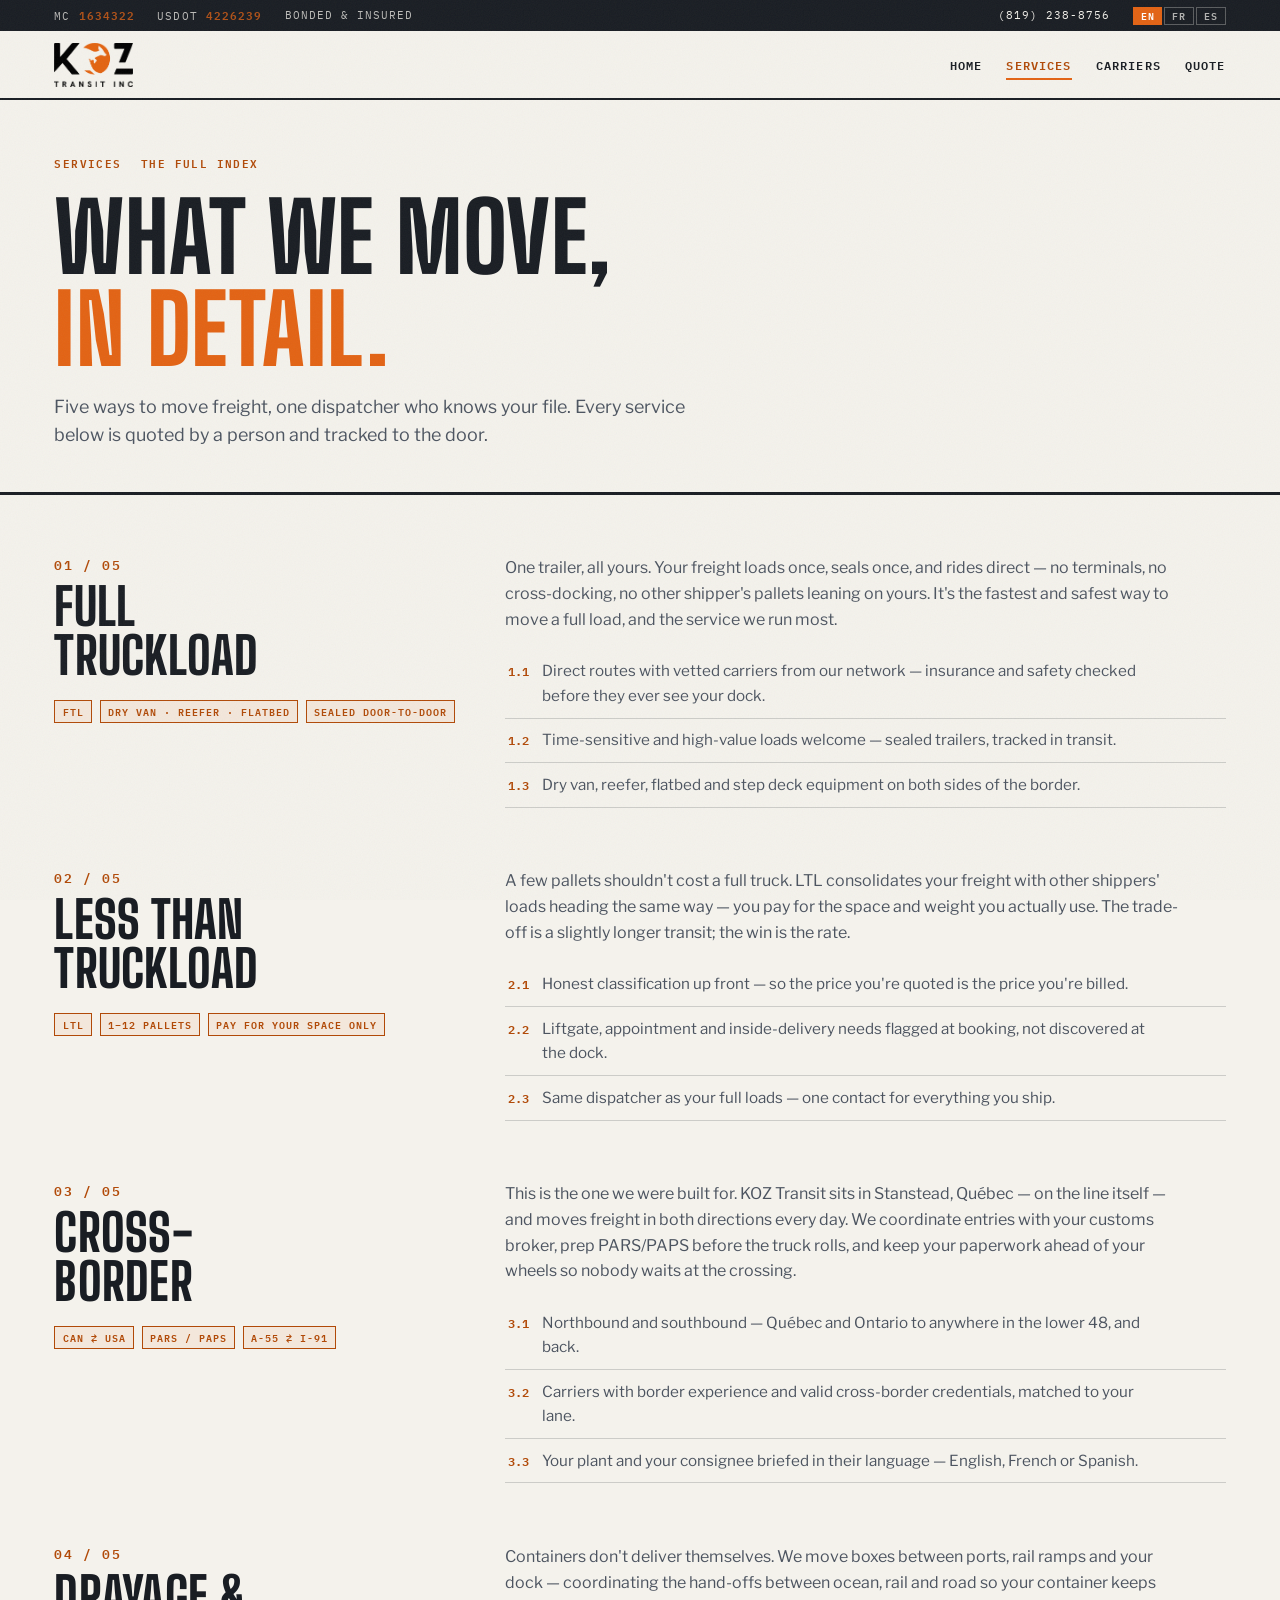
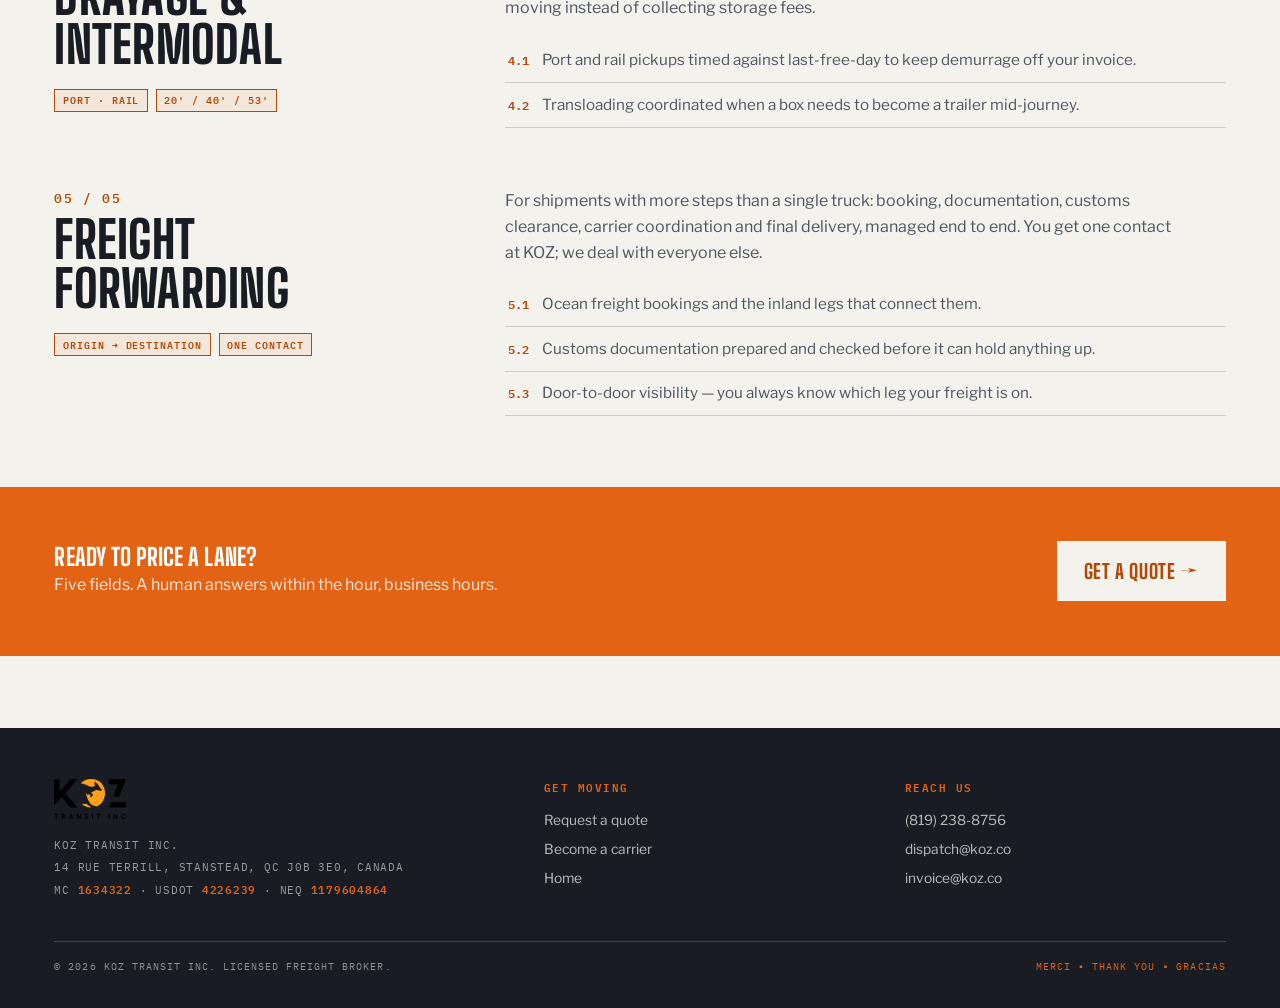
<file: services.html>
<!DOCTYPE html>
<html lang="en" class="lang-en">
<head>
  <meta charset="UTF-8" />
  <meta name="viewport" content="width=device-width, initial-scale=1.0" />
  <title>Services — KOZ Transit | FTL, LTL & Cross-Border Freight</title>
  <meta name="description" content="KOZ Transit services in detail: full truckload, LTL, Canada–USA cross-border, drayage & intermodal, and freight forwarding — quoted by a real person." />
  <link rel="preconnect" href="https://fonts.googleapis.com" />
  <link href="https://fonts.googleapis.com/css2?family=Big+Shoulders+Display:wght@700;800&family=Libre+Franklin:ital,wght@0,400;0,500;0,600;1,400&family=IBM+Plex+Mono:wght@400;500;600&display=swap" rel="stylesheet" />
  <link rel="stylesheet" href="koz.css?v=10" />
  <link rel="icon" type="image/svg+xml" href="assets/Orange.svg" />
  <link rel="apple-touch-icon" href="assets/Orange.png" />
  <meta name="theme-color" content="#E36314" />
  <link rel="canonical" href="https://koz.co/services.html" />
  <meta property="og:type" content="website" />
  <meta property="og:site_name" content="KOZ Transit" />
  <meta property="og:title" content="Services — KOZ Transit | FTL, LTL & Cross-Border Freight" />
  <meta property="og:description" content="KOZ Transit services in detail: full truckload, LTL, Canada–USA cross-border, drayage & intermodal, and freight forwarding — quoted by a real person." />
  <meta property="og:url" content="https://koz.co/services.html" />
  <meta property="og:image" content="https://koz.co/assets/Orange.png" />
  <meta name="twitter:card" content="summary" />
</head>
<body>

<!-- ══════════ TOP BAR + HEADER — one sticky unit ══════════ -->
<div class="site-top">
<div class="topbar">
  <div class="wrap">
    <span class="tb-item">MC <b>1634322</b></span>
    <span class="tb-item">USDOT <b>4226239</b></span>
    <span class="tb-item tb-hide-sm"><span lang="en">Bonded &amp; insured</span><span lang="fr">Cautionné et assuré</span><span lang="es">Afianzado y asegurado</span></span>
    <span class="tb-item tb-phone"><a href="tel:+18192388756">(819) 238-8756</a></span>
    <div class="lang-switcher">
      <button class="lang-btn active" data-lang="en" onclick="setLang('en')">EN</button>
      <button class="lang-btn" data-lang="fr" onclick="setLang('fr')">FR</button>
      <button class="lang-btn" data-lang="es" onclick="setLang('es')">ES</button>
    </div>
  </div>
</div>

<!-- ══════════ HEADER ══════════ -->
<header class="site" id="header">
  <div class="wrap">
    <nav class="nav-inner">
      <a href="index.html" class="nav-logo">
        <img src="assets/Logo_KTI.png" alt="KOZ Transit" />
      </a>
      <ul class="nav-links" id="navLinks">
        <li><a href="index.html"><span lang="en">Home</span><span lang="fr">Accueil</span><span lang="es">Inicio</span></a></li>
        <li><a href="services.html"><span lang="en">Services</span><span lang="fr">Services</span><span lang="es">Servicios</span></a></li>
        <li><a href="carriers.html"><span lang="en">Carriers</span><span lang="fr">Transporteurs</span><span lang="es">Transportistas</span></a></li>
        <li><a href="index.html#quote"><span lang="en">Quote</span><span lang="fr">Soumission</span><span lang="es">Cotización</span></a></li>
      </ul>
      <button class="hamburger" id="hamburger" aria-label="Menu" aria-expanded="false">
        <span></span><span></span><span></span>
      </button>
    </nav>
  </div>
</header>
</div>

<!-- ══════════ PAGE HERO ══════════ -->
<section class="page-hero">
  <div class="wrap">
    <div class="hero-meta">
      <span><span lang="en">Services</span><span lang="fr">Services</span><span lang="es">Servicios</span></span>
      <span><span lang="en">The full index</span><span lang="fr">L'index complet</span><span lang="es">El índice completo</span></span>
    </div>
    <h1><span lang="en">What we move, <span class="accent" style="color:var(--orange);">in detail.</span></span><span lang="fr">Ce qu'on déplace, <span style="color:var(--orange);">en détail.</span></span><span lang="es">Lo que movemos, <span style="color:var(--orange);">en detalle.</span></span></h1>
    <p class="hero-sub">
      <span lang="en">Five ways to move freight, one dispatcher who knows your file. Every service below is quoted by a person and tracked to the door.</span>
      <span lang="fr">Cinq façons de déplacer vos marchandises, un répartiteur qui connaît votre dossier. Chaque service : une soumission faite par une vraie personne, un suivi jusqu'à destination.</span>
      <span lang="es">Cinco maneras de mover carga, un despachador que conoce tu expediente. Cada servicio lo cotiza una persona y se rastrea hasta destino.</span>
    </p>
  </div>
</section>

<!-- ══════════ 01 FTL ══════════ -->
<section class="svc-detail" id="ftl">
  <div class="wrap">
    <div class="svc-grid">
      <div>
        <span class="svc-head-num">01 / 05</span>
        <h2><span lang="en">Full<br/>Truckload</span><span lang="fr">Charge<br/>complète</span><span lang="es">Carga<br/>completa</span></h2>
        <div class="spec-stamps">
          <span class="bp-stamp">FTL</span>
          <span class="bp-stamp"><span lang="en">Dry van · Reefer · Flatbed</span><span lang="fr">Fourgon · Réfrigéré · Plateau</span><span lang="es">Caja seca · Refrigerada · Plataforma</span></span>
          <span class="bp-stamp"><span lang="en">Sealed door-to-door</span><span lang="fr">Scellé porte à porte</span><span lang="es">Sellado puerta a puerta</span></span>
        </div>
      </div>
      <div>
        <p>
          <span lang="en">One trailer, all yours. Your freight loads once, seals once, and rides direct — no terminals, no cross-docking, no other shipper's pallets leaning on yours. It's the fastest and safest way to move a full load, and the service we run most.</span>
          <span lang="fr">Une remorque, rien qu'à vous. Votre marchandise est chargée une fois, scellée une fois, et roule en direct — pas de terminaux, pas de transbordement, pas de palettes d'un autre expéditeur appuyées sur les vôtres. C'est la façon la plus rapide et la plus sûre de déplacer une charge complète.</span>
          <span lang="es">Un remolque, todo tuyo. Tu carga se carga una vez, se sella una vez y viaja directo — sin terminales, sin transbordos, sin tarimas de otro embarcador apoyadas en las tuyas. Es la forma más rápida y segura de mover una carga completa.</span>
        </p>
        <div class="svc-points">
          <div class="svc-point"><span class="sp-tick">1.1</span><p><span lang="en">Direct routes with vetted carriers from our network — insurance and safety checked before they ever see your dock.</span><span lang="fr">Itinéraires directs avec des transporteurs vérifiés de notre réseau — assurance et sécurité validées avant qu'ils voient votre quai.</span><span lang="es">Rutas directas con transportistas verificados — seguro y seguridad validados antes de llegar a tu muelle.</span></p></div>
          <div class="svc-point"><span class="sp-tick">1.2</span><p><span lang="en">Time-sensitive and high-value loads welcome — sealed trailers, tracked in transit.</span><span lang="fr">Charges urgentes et de grande valeur bienvenues — remorques scellées, suivies en transit.</span><span lang="es">Cargas urgentes y de alto valor bienvenidas — remolques sellados, rastreados en tránsito.</span></p></div>
          <div class="svc-point"><span class="sp-tick">1.3</span><p><span lang="en">Dry van, reefer, flatbed and step deck equipment on both sides of the border.</span><span lang="fr">Fourgon sec, réfrigéré, plateau et surbaissé des deux côtés de la frontière.</span><span lang="es">Caja seca, caja refrigerada, plataforma y step deck a ambos lados de la frontera.</span></p></div>
        </div>
      </div>
    </div>
  </div>
</section>

<!-- ══════════ 02 LTL ══════════ -->
<section class="svc-detail" id="ltl">
  <div class="wrap">
    <div class="svc-grid">
      <div>
        <span class="svc-head-num">02 / 05</span>
        <h2><span lang="en">Less Than<br/>Truckload</span><span lang="fr">Charge<br/>partielle</span><span lang="es">Carga<br/>consolidada</span></h2>
        <div class="spec-stamps">
          <span class="bp-stamp">LTL</span>
          <span class="bp-stamp"><span lang="en">1–12 pallets</span><span lang="fr">1–12 palettes</span><span lang="es">1–12 tarimas</span></span>
          <span class="bp-stamp"><span lang="en">Pay for your space only</span><span lang="fr">Payez votre espace seulement</span><span lang="es">Paga solo por tu espacio</span></span>
        </div>
      </div>
      <div>
        <p>
          <span lang="en">A few pallets shouldn't cost a full truck. LTL consolidates your freight with other shippers' loads heading the same way — you pay for the space and weight you actually use. The trade-off is a slightly longer transit; the win is the rate.</span>
          <span lang="fr">Quelques palettes ne devraient pas coûter un camion complet. Le LTL consolide vos marchandises avec d'autres chargements qui vont dans la même direction — vous payez l'espace et le poids réellement utilisés. Le compromis : un transit un peu plus long; le gain : le tarif.</span>
          <span lang="es">Unas tarimas no deberían costar un camión completo. El LTL consolida tu carga con otros envíos en la misma dirección — pagas solo el espacio y el peso que usas. El costo: un tránsito algo más largo; la ganancia: la tarifa.</span>
        </p>
        <div class="svc-points">
          <div class="svc-point"><span class="sp-tick">2.1</span><p><span lang="en">Honest classification up front — so the price you're quoted is the price you're billed.</span><span lang="fr">Classification honnête dès le départ — le prix soumis est le prix facturé.</span><span lang="es">Clasificación honesta desde el inicio — el precio cotizado es el precio facturado.</span></p></div>
          <div class="svc-point"><span class="sp-tick">2.2</span><p><span lang="en">Liftgate, appointment and inside-delivery needs flagged at booking, not discovered at the dock.</span><span lang="fr">Hayon, rendez-vous et livraison intérieure notés à la réservation, pas découverts au quai.</span><span lang="es">Rampa, cita y entrega interior se registran al reservar, no se descubren en el muelle.</span></p></div>
          <div class="svc-point"><span class="sp-tick">2.3</span><p><span lang="en">Same dispatcher as your full loads — one contact for everything you ship.</span><span lang="fr">Même répartiteur que vos charges complètes — un seul contact pour tout ce que vous expédiez.</span><span lang="es">El mismo despachador que tus cargas completas — un solo contacto para todo.</span></p></div>
        </div>
      </div>
    </div>
  </div>
</section>

<!-- ══════════ 03 CROSS-BORDER ══════════ -->
<section class="svc-detail" id="crossborder">
  <div class="wrap">
    <div class="svc-grid">
      <div>
        <span class="svc-head-num">03 / 05</span>
        <h2><span lang="en">Cross-<br/>Border</span><span lang="fr">Trans-<br/>frontalier</span><span lang="es">Trans-<br/>fronterizo</span></h2>
        <div class="spec-stamps">
          <span class="bp-stamp">CAN ⇄ USA</span>
          <span class="bp-stamp">PARS / PAPS</span>
          <span class="bp-stamp">A-55 ⇄ I-91</span>
        </div>
      </div>
      <div>
        <p>
          <span lang="en">This is the one we were built for. KOZ Transit sits in Stanstead, Québec — on the line itself — and moves freight in both directions every day. We coordinate entries with your customs broker, prep PARS/PAPS before the truck rolls, and keep your paperwork ahead of your wheels so nobody waits at the crossing.</span>
          <span lang="fr">C'est le service pour lequel on existe. KOZ Transit est à Stanstead, Québec — sur la ligne même — et déplace de la marchandise dans les deux sens chaque jour. On coordonne les entrées avec votre courtier en douane, on prépare les PARS/PAPS avant le départ, et la paperasse devance toujours les roues pour que personne n'attende au poste.</span>
          <span lang="es">Este es el servicio para el que existimos. KOZ Transit está en Stanstead, Québec — sobre la línea misma — y mueve carga en ambas direcciones todos los días. Coordinamos las entradas con tu agente aduanal y preparamos PARS/PAPS antes de que salga el camión.</span>
        </p>
        <div class="svc-points">
          <div class="svc-point"><span class="sp-tick">3.1</span><p><span lang="en">Northbound and southbound — Québec and Ontario to anywhere in the lower 48, and back.</span><span lang="fr">Vers le nord et vers le sud — le Québec et l'Ontario vers n'importe où aux États-Unis, et retour.</span><span lang="es">Hacia el norte y hacia el sur — Québec y Ontario a cualquier punto de EE. UU., y de regreso.</span></p></div>
          <div class="svc-point"><span class="sp-tick">3.2</span><p><span lang="en">Carriers with border experience and valid cross-border credentials, matched to your lane.</span><span lang="fr">Des transporteurs avec de l'expérience frontalière et des accréditations valides, choisis selon votre corridor.</span><span lang="es">Transportistas con experiencia fronteriza y credenciales válidas, asignados a tu ruta.</span></p></div>
          <div class="svc-point"><span class="sp-tick">3.3</span><p><span lang="en">Your plant and your consignee briefed in their language — English, French or Spanish.</span><span lang="fr">Votre usine et votre destinataire informés dans leur langue — anglais, français ou espagnol.</span><span lang="es">Tu planta y tu consignatario informados en su idioma — inglés, francés o español.</span></p></div>
        </div>
      </div>
    </div>
  </div>
</section>

<!-- ══════════ 04 DRAYAGE ══════════ -->
<section class="svc-detail" id="drayage">
  <div class="wrap">
    <div class="svc-grid">
      <div>
        <span class="svc-head-num">04 / 05</span>
        <h2><span lang="en">Drayage &amp;<br/>Intermodal</span><span lang="fr">Intermodal<br/>et factage</span><span lang="es">Drayage e<br/>intermodal</span></h2>
        <div class="spec-stamps">
          <span class="bp-stamp"><span lang="en">Port · Rail</span><span lang="fr">Port · Rail</span><span lang="es">Puerto · Ferrocarril</span></span>
          <span class="bp-stamp">20' / 40' / 53'</span>
        </div>
      </div>
      <div>
        <p>
          <span lang="en">Containers don't deliver themselves. We move boxes between ports, rail ramps and your dock — coordinating the hand-offs between ocean, rail and road so your container keeps moving instead of collecting storage fees.</span>
          <span lang="fr">Les conteneurs ne se livrent pas tout seuls. On déplace les boîtes entre les ports, les rampes ferroviaires et votre quai — en coordonnant les transferts entre le maritime, le rail et la route pour que votre conteneur avance au lieu d'accumuler des frais d'entreposage.</span>
          <span lang="es">Los contenedores no se entregan solos. Movemos cajas entre puertos, rampas ferroviarias y tu muelle — coordinando los relevos entre mar, ferrocarril y carretera para que su contenedor avance en lugar de acumular almacenaje.</span>
        </p>
        <div class="svc-points">
          <div class="svc-point"><span class="sp-tick">4.1</span><p><span lang="en">Port and rail pickups timed against last-free-day to keep demurrage off your invoice.</span><span lang="fr">Ramassages au port et au rail planifiés selon le dernier jour franc pour éviter les surestaries.</span><span lang="es">Recolecciones en puerto y ferrocarril programadas según el último día libre para evitar demoras.</span></p></div>
          <div class="svc-point"><span class="sp-tick">4.2</span><p><span lang="en">Transloading coordinated when a box needs to become a trailer mid-journey.</span><span lang="fr">Transbordement coordonné quand une boîte doit devenir une remorque en cours de route.</span><span lang="es">Transbordo coordinado cuando una caja debe convertirse en remolque a mitad de camino.</span></p></div>
        </div>
      </div>
    </div>
  </div>
</section>

<!-- ══════════ 05 FORWARDING ══════════ -->
<section class="svc-detail" id="forwarding">
  <div class="wrap">
    <div class="svc-grid">
      <div>
        <span class="svc-head-num">05 / 05</span>
        <h2><span lang="en">Freight<br/>Forwarding</span><span lang="fr">Transitaire</span><span lang="es">Agente<br/>de carga</span></h2>
        <div class="spec-stamps">
          <span class="bp-stamp"><span lang="en">Origin → destination</span><span lang="fr">Origine → destination</span><span lang="es">Origen → destino</span></span>
          <span class="bp-stamp"><span lang="en">One contact</span><span lang="fr">Un seul contact</span><span lang="es">Un solo contacto</span></span>
        </div>
      </div>
      <div>
        <p>
          <span lang="en">For shipments with more steps than a single truck: booking, documentation, customs clearance, carrier coordination and final delivery, managed end to end. You get one contact at KOZ; we deal with everyone else.</span>
          <span lang="fr">Pour les expéditions qui demandent plus qu'un seul camion : réservation, documentation, dédouanement, coordination des transporteurs et livraison finale, gérés de bout en bout. Vous avez un seul contact chez KOZ; on s'occupe de tous les autres.</span>
          <span lang="es">Para envíos con más pasos que un solo camión: reserva, documentación, despacho aduanal, coordinación de transportistas y entrega final, gestionados de punta a punta. Tú tienes un solo contacto en KOZ; nosotros lidiamos con los demás.</span>
        </p>
        <div class="svc-points">
          <div class="svc-point"><span class="sp-tick">5.1</span><p><span lang="en">Ocean freight bookings and the inland legs that connect them.</span><span lang="fr">Réservations de fret maritime et les segments terrestres qui les relient.</span><span lang="es">Reservas de flete marítimo y los tramos terrestres que las conectan.</span></p></div>
          <div class="svc-point"><span class="sp-tick">5.2</span><p><span lang="en">Customs documentation prepared and checked before it can hold anything up.</span><span lang="fr">Documentation douanière préparée et vérifiée avant qu'elle puisse retarder quoi que ce soit.</span><span lang="es">Documentación aduanal preparada y verificada antes de que pueda retrasar algo.</span></p></div>
          <div class="svc-point"><span class="sp-tick">5.3</span><p><span lang="en">Door-to-door visibility — you always know which leg your freight is on.</span><span lang="fr">Visibilité porte à porte — vous savez toujours sur quel segment se trouve votre fret.</span><span lang="es">Visibilidad puerta a puerta — siempre sabes en qué tramo está tu carga.</span></p></div>
        </div>
      </div>
    </div>
  </div>
</section>

<!-- ══════════ CTA ══════════ -->
<div class="cta-band">
  <div class="wrap">
    <div class="cta-inner">
      <div>
        <h2><span lang="en">Ready to price a lane?</span><span lang="fr">Un taux sur votre corridor?</span><span lang="es">¿Listo para cotizar una ruta?</span></h2>
        <p><span lang="en">Five fields. A human answers within the hour, business hours.</span><span lang="fr">Cinq champs. Un humain vous répond en moins d'une heure, aux heures ouvrables.</span><span lang="es">Cinco campos. Una persona responde en menos de una hora, en horario de atención.</span></p>
      </div>
      <a class="btn on-orange" href="index.html#quote"><span lang="en">Get a quote →</span><span lang="fr">Demandez une soumission →</span><span lang="es">Cotiza ahora →</span></a>
    </div>
  </div>
</div>

<!-- ══════════ FOOTER ══════════ -->
<footer class="site">
  <div class="wrap">
    <div class="footer-grid">
      <div class="footer-brand">
        <img src="assets/Logo_KTI.png" alt="KOZ Transit" />
        <p class="footer-legal">
          Koz Transit Inc.<br/>
          14 Rue Terrill, Stanstead, QC J0B 3E0, Canada<br/>
          MC <b>1634322</b> · USDOT <b>4226239</b> · NEQ <b>1179604864</b>
        </p>
      </div>
      <div class="footer-col">
        <h5><span lang="en">Get moving</span><span lang="fr">En route</span><span lang="es">En marcha</span></h5>
        <ul>
          <li><a href="index.html#quote"><span lang="en">Request a quote</span><span lang="fr">Demander une soumission</span><span lang="es">Solicitar cotización</span></a></li>
          <li><a href="carriers.html#register"><span lang="en">Become a carrier</span><span lang="fr">Devenir transporteur</span><span lang="es">Ser transportista</span></a></li>
          <li><a href="index.html"><span lang="en">Home</span><span lang="fr">Accueil</span><span lang="es">Inicio</span></a></li>
        </ul>
      </div>
      <div class="footer-col">
        <h5><span lang="en">Reach us</span><span lang="fr">Nous joindre</span><span lang="es">Contáctenos</span></h5>
        <ul>
          <li><a href="tel:+18192388756">(819) 238-8756</a></li>
          <li><a href="mailto:dispatch@koz.co">dispatch@koz.co</a></li>
          <li><a href="mailto:invoice@koz.co">invoice@koz.co</a></li>
        </ul>
      </div>
    </div>
    <div class="footer-bottom">
      <span>© 2026 Koz Transit Inc. <span lang="en">Licensed freight broker.</span><span lang="fr">Courtier en transport agréé.</span><span lang="es">Corredor de carga con licencia.</span></span>
      <span class="merci">Merci ▪ Thank you ▪ Gracias</span>
    </div>
  </div>
</footer>


<script src="lang.js"></script>
<script src="koz.js?v=10"></script>
</body>
</html>
</file>
<file: koz.css>
/* ════════════════════════════════════════════════════════════
   KOZ TRANSIT — V2 CONCEPT  ·  "Paperwork & Pavement"
   Industrial-editorial · type-first · freight-vernacular
   Palette: manifest paper / ink / KOZ orange / navy
   Type:    Big Shoulders Display · Libre Franklin · IBM Plex Mono
   ════════════════════════════════════════════════════════════ */

:root {
  --paper:       #F4F2EC;
  --panel:       #FFFFFF;
  --ink:         #191D23;
  --ink-soft:    #4C5460;
  --orange:      #E36314;
  --orange-deep: #B14A08;
  --orange-wash: rgba(227, 99, 20, 0.08);
  --navy:        #0B1F3A;
  --navy-ink:    #EFEDE6;
  --navy-soft:   #9DACC2;
  --rule:        #191D23;
  --hairline:    rgba(25, 29, 35, 0.18);
}

/* ── Reset ── */
*, *::before, *::after { box-sizing: border-box; margin: 0; padding: 0; }
html { scroll-behavior: smooth; font-size: 16px; }
body {
  font-family: 'Libre Franklin', 'Segoe UI', Arial, sans-serif;
  background: var(--paper);
  color: var(--ink);
  line-height: 1.6;
  overflow-x: hidden;
}
img { max-width: 100%; display: block; }
a { color: inherit; text-decoration: none; }
ul { list-style: none; }
button, input, textarea, select { font-family: inherit; font-size: inherit; }
a:focus-visible, button:focus-visible, input:focus-visible, textarea:focus-visible {
  outline: 2.5px solid var(--orange);
  outline-offset: 2px;
}

/* Grain — subtle paper texture over everything */
body::after {
  content: "";
  position: fixed; inset: 0;
  pointer-events: none;
  z-index: 9999;
  opacity: 0.05;
  background-image: url("data:image/svg+xml,%3Csvg xmlns='http://www.w3.org/2000/svg' width='140' height='140'%3E%3Cfilter id='n'%3E%3CfeTurbulence type='fractalNoise' baseFrequency='0.85' numOctaves='2'/%3E%3C/filter%3E%3Crect width='140' height='140' filter='url(%23n)'/%3E%3C/svg%3E");
}

/* ── Language visibility (html.lang-en / -fr / -es, set by ../lang.js) ── */
.lang-en [lang="fr"], .lang-en [lang="es"],
.lang-fr [lang="en"], .lang-fr [lang="es"],
.lang-es [lang="en"], .lang-es [lang="fr"] { display: none !important; }

/* ── Type helpers ── */
.display, h1, h2, h3 {
  font-family: 'Big Shoulders Display', 'Arial Narrow', Impact, sans-serif;
  font-weight: 800;
  line-height: 0.96;
  letter-spacing: 0.005em;
  text-transform: uppercase;
  text-wrap: balance;
}
.mono {
  font-family: 'IBM Plex Mono', Consolas, monospace;
  letter-spacing: 0.07em;
  text-transform: uppercase;
}
p { color: var(--ink-soft); max-width: 62ch; }
strong { color: var(--ink); font-weight: 600; }

.wrap { max-width: 76rem; margin: 0 auto; padding: 0 1.4rem; }

.section-head {
  display: flex; align-items: baseline; gap: 1rem;
  border-top: 3px solid var(--rule);
  padding-top: 0.7rem;
  margin-bottom: 1.8rem;
}
.section-head .kicker {
  font-family: 'IBM Plex Mono', Consolas, monospace;
  font-size: 0.68rem; font-weight: 600;
  letter-spacing: 0.14em; text-transform: uppercase;
  color: var(--orange-deep);
  white-space: nowrap;
}
.section-head .line { flex: 1; border-top: 1px solid var(--hairline); align-self: center; }
section h2 { font-size: clamp(2.2rem, 5.5vw, 4rem); margin-bottom: 1.1rem; }

/* ════════════════ TOP BAR ════════════════ */
.topbar {
  background: var(--ink);
  color: var(--paper);
  font-family: 'IBM Plex Mono', Consolas, monospace;
  font-size: 0.66rem; letter-spacing: 0.1em; text-transform: uppercase;
}
.topbar .wrap {
  display: flex; align-items: center; gap: 1.4rem;
  padding-top: 0.42rem; padding-bottom: 0.42rem;
}
.topbar .tb-item { opacity: 0.75; white-space: nowrap; }
.topbar .tb-item b { color: var(--orange); font-weight: 600; }
.topbar .tb-phone { margin-left: auto; opacity: 1; }
.topbar .tb-phone a:hover { color: var(--orange); }
.lang-switcher { display: flex; gap: 2px; }
.lang-btn {
  background: none; border: 1px solid rgba(244, 242, 236, 0.3);
  color: rgba(244, 242, 236, 0.7);
  font-family: 'IBM Plex Mono', Consolas, monospace;
  font-size: 0.62rem; font-weight: 600; letter-spacing: 0.08em;
  padding: 3px 7px; cursor: pointer; line-height: 1;
}
.lang-btn:hover { color: var(--paper); border-color: var(--paper); }
.lang-btn.active { background: var(--orange); border-color: var(--orange); color: #fff; }

/* ════════════════ HEADER ════════════════ */
/* Topbar + header travel together as one sticky unit */
.site-top { position: sticky; top: 0; z-index: 100; }
header.site {
  background: var(--paper);
  border-bottom: 2px solid var(--rule);
}
header.site.scrolled { box-shadow: 0 3px 0 rgba(25,29,35,0.08); }
.nav-inner {
  display: flex; align-items: center; gap: 1.6rem;
  padding: 0.7rem 0;
}
.nav-logo img { height: 44px; width: auto; }
.nav-links {
  display: flex; gap: 1.5rem; margin-left: auto;
  font-family: 'IBM Plex Mono', Consolas, monospace;
  font-size: 0.72rem; font-weight: 600;
  letter-spacing: 0.1em; text-transform: uppercase;
}
.nav-links a {
  padding: 0.3rem 0 0.35rem;
  background: linear-gradient(var(--orange), var(--orange)) left bottom / 0% 2px no-repeat;
  transition: background-size 0.22s ease, color 0.15s ease;
}
.nav-links a:hover, .nav-links a.active { background-size: 100% 2px; color: var(--orange-deep); }
.nav-portal {
  border: 2px solid var(--rule);
  padding: 0.45rem 0.9rem;
  font-family: 'IBM Plex Mono', Consolas, monospace;
  font-size: 0.7rem; font-weight: 600; letter-spacing: 0.1em; text-transform: uppercase;
  transition: background 0.15s, color 0.15s;
}
.nav-portal:hover { background: var(--ink); color: var(--paper); }
.hamburger {
  display: none;
  background: none; border: 2px solid var(--rule);
  width: 42px; height: 38px; cursor: pointer;
  flex-direction: column; align-items: center; justify-content: center; gap: 5px;
}
.hamburger span { display: block; width: 20px; height: 2px; background: var(--ink); }

/* ════════════════ HERO ════════════════ */
.hero { padding: 4.2rem 0 3rem; position: relative; }
.hero-meta {
  font-family: 'IBM Plex Mono', Consolas, monospace;
  font-size: 0.68rem; font-weight: 600; letter-spacing: 0.13em; text-transform: uppercase;
  color: var(--orange-deep);
  margin-bottom: 1.2rem;
  display: flex; flex-wrap: wrap; gap: 0.4rem 1.2rem;
}
.hero h1 {
  font-size: clamp(3.4rem, 11vw, 8.2rem);
  max-width: 20ch;
}
.hero h1 .accent { color: var(--orange); }
.hero-sub {
  margin: 1.4rem 0 0;
  font-size: 1.12rem;
  max-width: 56ch;
}
/* Doors */
.doors {
  display: grid; grid-template-columns: 1fr 1fr; gap: 1rem;
  margin-top: 2.4rem;
}
.door {
  border: 3px solid var(--rule);
  padding: 1.5rem 1.6rem 1.4rem;
  display: flex; flex-direction: column; gap: 0.3rem;
  transition: transform 0.15s ease, box-shadow 0.15s ease;
}
.door:hover { transform: translate(-3px, -3px); box-shadow: 6px 6px 0 var(--rule); }
.door .door-kicker {
  font-family: 'IBM Plex Mono', Consolas, monospace;
  font-size: 0.64rem; font-weight: 600; letter-spacing: 0.13em; text-transform: uppercase;
  opacity: 0.75;
}
.door .door-title {
  font-family: 'Big Shoulders Display', 'Arial Narrow', Impact, sans-serif;
  font-size: clamp(1.7rem, 3.4vw, 2.6rem);
  font-weight: 800; text-transform: uppercase; line-height: 1;
}
.door .door-note { font-size: 0.9rem; }
.door .door-arrow {
  font-family: 'Big Shoulders Display', 'Arial Narrow', Impact, sans-serif;
  font-size: 1.8rem; font-weight: 800; line-height: 1;
  /* bottom-right corner of BOTH doors regardless of text length */
  align-self: flex-end; margin-top: auto; padding-top: 0.4rem;
}
.door-ship { background: var(--orange); color: #fff; border-color: var(--orange-deep); }
.door-ship .door-note { color: rgba(255, 255, 255, 0.85); }
.door-ship:hover { box-shadow: 6px 6px 0 var(--orange-deep); }
.door-haul { background: var(--panel); }
.door-haul .door-note { color: var(--ink-soft); }
.door-haul .door-title, .door-haul .door-arrow { color: var(--ink); }

/* ════════════════ WAYBILL TRUST STRIP ════════════════ */
.waybill { margin: 3rem 0 0; }
.waybill-grid {
  display: grid;
  grid-template-columns: repeat(auto-fit, minmax(11rem, 1fr));
  border: 3px solid var(--rule);
  background: var(--panel);
}
.wb-field {
  padding: 0.75rem 0.95rem 0.85rem;
  border-right: 1px solid var(--hairline);
  border-bottom: 1px solid var(--hairline);
  /* labels grow, values sit on a shared bottom line across the row */
  display: flex; flex-direction: column;
}
.wb-field .wb-label { flex-grow: 1; }
.wb-label {
  display: block;
  font-family: 'IBM Plex Mono', Consolas, monospace;
  font-size: 0.6rem; font-weight: 600; letter-spacing: 0.12em; text-transform: uppercase;
  color: var(--ink-soft);
  margin-bottom: 0.15rem;
}
.wb-value {
  font-family: 'Big Shoulders Display', 'Arial Narrow', Impact, sans-serif;
  font-size: 1.5rem; font-weight: 700; line-height: 1.05; text-transform: uppercase;
  font-variant-numeric: tabular-nums;
}
.wb-value.orange { color: var(--orange-deep); }
.waybill-verify {
  font-family: 'IBM Plex Mono', Consolas, monospace;
  font-size: 0.68rem; letter-spacing: 0.08em; text-transform: uppercase;
  color: var(--ink-soft);
  margin-top: 0.55rem;
}
.waybill-verify a { color: var(--orange-deep); text-decoration: underline; text-underline-offset: 2px; }

/* ════════════════ SECTIONS ════════════════ */
section.block { padding: 4.5rem 0 0; }
section.block:last-of-type { padding-bottom: 4.5rem; }

/* ── Border / coverage ── */
.border-layout { display: grid; grid-template-columns: 1.05fr 1fr; gap: 2.5rem; align-items: center; }
.lane-map-wrap { border: 3px solid var(--rule); background: var(--panel); padding: 1rem; overflow-x: auto; }
.lane-map { width: 100%; height: auto; display: block; }
.lane-map .node { fill: var(--ink); }
.lane-map .node-hub { fill: var(--orange); }
.lane-map .lane { stroke: var(--ink); fill: none; opacity: 0.6; }
.lane-map .lane-us { stroke: var(--orange-deep); opacity: 0.75; }
.lane-map .borderline { stroke: var(--ink); stroke-width: 1.4; stroke-dasharray: 7 6; opacity: 0.5; }
.lane-map text {
  font-family: 'IBM Plex Mono', Consolas, monospace;
  font-size: 11.5px; letter-spacing: 0.08em; text-transform: uppercase;
  fill: var(--ink);
}
.lane-map .t-soft { fill: var(--ink-soft); font-size: 10px; }
.lane-map .t-hub { font-weight: 600; fill: var(--orange-deep); font-size: 12.5px; }
.map-caption {
  font-family: 'IBM Plex Mono', Consolas, monospace;
  font-size: 0.62rem; letter-spacing: 0.07em; text-transform: uppercase;
  color: var(--ink-soft);
  margin-top: 0.55rem; line-height: 1.7;
}
@media (prefers-reduced-motion: reduce) {
  .lane-map .lane { stroke-dasharray: none !important; stroke-dashoffset: 0 !important; }
}
.border-points { margin-top: 1.3rem; display: flex; flex-direction: column; gap: 0.7rem; }
.border-point { display: flex; gap: 0.9rem; align-items: baseline; max-width: 56ch; }
.bp-stamp {
  display: inline-block;
  font-family: 'IBM Plex Mono', Consolas, monospace;
  font-size: 0.62rem; font-weight: 600; letter-spacing: 0.1em; text-transform: uppercase;
  color: var(--orange-deep);
  border: 1.5px solid var(--orange-deep);
  padding: 0.18rem 0.45rem;
  background: var(--orange-wash);
  white-space: nowrap;
}
/* inside point rows: fixed column so every paragraph starts on the same left edge */
.border-point .bp-stamp {
  flex: 0 0 8.75rem;
  text-align: center;
  white-space: normal;
}
.border-point p { flex: 1; min-width: 0; }
.border-point p { font-size: 0.95rem; }

/* ── Services index ── */
.svc-index { border-top: 3px solid var(--rule); }
.svc-row {
  display: grid;
  grid-template-columns: 4.5rem 1fr 2fr auto;
  gap: 1.4rem; align-items: center;
  padding: 1.05rem 0.4rem;
  border-bottom: 1px solid var(--hairline);
  transition: background 0.15s;
}
.svc-row:hover { background: var(--orange-wash); }
.svc-num {
  font-family: 'IBM Plex Mono', Consolas, monospace;
  font-size: 0.85rem; font-weight: 600; color: var(--orange-deep);
  font-variant-numeric: tabular-nums;
}
.svc-name {
  font-family: 'Big Shoulders Display', 'Arial Narrow', Impact, sans-serif;
  font-size: clamp(1.5rem, 3vw, 2.2rem); font-weight: 800;
  text-transform: uppercase; line-height: 1;
}
.svc-desc { font-size: 0.95rem; color: var(--ink-soft); }
.svc-go {
  font-family: 'Big Shoulders Display', 'Arial Narrow', Impact, sans-serif;
  font-size: 1.7rem; font-weight: 800; color: var(--ink);
}
.svc-row:hover .svc-go { color: var(--orange-deep); }

/* ── Team ── */
.team-grid {
  display: grid;
  grid-template-columns: repeat(auto-fit, minmax(14rem, 1fr));
  gap: 1rem;
}
.team-card { border: 3px solid var(--rule); background: var(--panel); padding: 1.2rem 1.2rem 1.1rem; }
.team-card .bp-stamp { display: inline-block; margin-bottom: 0.95rem; }
.team-mono {
  font-family: 'Big Shoulders Display', 'Arial Narrow', Impact, sans-serif;
  font-size: 2.4rem; font-weight: 800; line-height: 1;
  color: var(--orange);
  background: var(--orange-wash);
  border: 1.5px dashed var(--orange-deep);
  width: 4.4rem; height: 4.4rem;
  display: flex; align-items: center; justify-content: center;
  margin-bottom: 0.9rem;
}
.team-name {
  font-family: 'Big Shoulders Display', 'Arial Narrow', Impact, sans-serif;
  font-size: 1.55rem; font-weight: 800; text-transform: uppercase; line-height: 1;
}
.team-role {
  font-family: 'IBM Plex Mono', Consolas, monospace;
  font-size: 0.64rem; font-weight: 600; letter-spacing: 0.11em; text-transform: uppercase;
  color: var(--orange-deep);
  margin: 0.3rem 0 0.7rem;
}
.team-contact { font-size: 0.85rem; color: var(--ink-soft); line-height: 1.7; word-break: break-word; }
.team-contact a:hover { color: var(--orange-deep); text-decoration: underline; }
.team-note { margin-top: 1.1rem; }

/* ── Carrier band ── */
.carrier-band { background: var(--navy); color: var(--navy-ink); margin-top: 4.5rem; padding: 4rem 0; }
.carrier-band .section-head { border-top-color: var(--navy-ink); }
.carrier-band .section-head .line { border-top-color: rgba(239, 237, 230, 0.25); }
.carrier-band .section-head .kicker { color: var(--orange); }
.carrier-band h2 { color: var(--navy-ink); }
.carrier-band h2 .accent { color: var(--orange); }
.carrier-band p { color: var(--navy-soft); }
.carrier-band strong { color: var(--navy-ink); }
.carrier-cols { display: grid; grid-template-columns: 1.2fr 1fr; gap: 2.5rem; align-items: start; }
.carrier-list { display: flex; flex-direction: column; gap: 0.9rem; margin-top: 0.4rem; }
.carrier-item { display: flex; gap: 0.9rem; align-items: baseline; }
.carrier-item .ci-num {
  font-family: 'IBM Plex Mono', Consolas, monospace;
  font-size: 0.72rem; font-weight: 600; color: var(--orange);
}
.carrier-item p { font-size: 0.97rem; max-width: 52ch; }
.carrier-cta {
  display: flex; flex-direction: column; gap: 0.8rem;
  border: 2px dashed rgba(239, 237, 230, 0.4);
  padding: 1.4rem;
}
.carrier-cta .mono-line {
  font-family: 'IBM Plex Mono', Consolas, monospace;
  font-size: 0.7rem; letter-spacing: 0.1em; text-transform: uppercase;
  color: var(--navy-soft);
}
.btn {
  display: inline-flex; align-items: center; justify-content: center; gap: 0.5rem;
  border: 3px solid var(--orange);
  background: var(--orange); color: #fff;
  font-family: 'Big Shoulders Display', 'Arial Narrow', Impact, sans-serif;
  font-size: 1.25rem; font-weight: 800; text-transform: uppercase; letter-spacing: 0.03em;
  padding: 0.7rem 1.5rem;
  cursor: pointer;
  transition: transform 0.15s, box-shadow 0.15s;
}
.btn:hover { transform: translate(-2px, -2px); box-shadow: 4px 4px 0 rgba(0, 0, 0, 0.35); }
.btn.ghost { background: transparent; color: var(--navy-ink); border-color: rgba(239, 237, 230, 0.5); }
.btn.ghost:hover { border-color: var(--navy-ink); }

/* ── Quote ── */
.quote-layout { display: grid; grid-template-columns: 1fr 1.25fr; gap: 2.5rem; align-items: start; }
.quote-promise {
  border-left: 6px solid var(--orange);
  padding-left: 1.1rem;
  margin-top: 1.2rem;
}
.quote-promise .qp-big {
  font-family: 'Big Shoulders Display', 'Arial Narrow', Impact, sans-serif;
  font-size: 2rem; font-weight: 800; text-transform: uppercase; line-height: 1;
  color: var(--orange-deep);
}
.quote-promise p { font-size: 0.92rem; margin-top: 0.3rem; }
.quote-form { border: 3px solid var(--rule); background: var(--panel); padding: 1.6rem; }
.qf-row { display: grid; grid-template-columns: 1fr 1fr; gap: 1rem; }
.qf-group { display: flex; flex-direction: column; gap: 0.3rem; margin-bottom: 1rem; }
.qf-group label {
  font-family: 'IBM Plex Mono', Consolas, monospace;
  font-size: 0.62rem; font-weight: 600; letter-spacing: 0.12em; text-transform: uppercase;
  color: var(--ink-soft);
}
.qf-group input, .qf-group textarea {
  border: 2px solid var(--rule);
  background: var(--paper);
  padding: 0.65rem 0.8rem;
  font-size: 0.95rem;
  color: var(--ink);
  border-radius: 0;
  width: 100%;
  min-width: 0;
}
/* grid children must be allowed to shrink below content size */
.quote-layout > *, .border-layout > *, .carrier-cols > *, .qf-row > *, .quote-form { min-width: 0; }
.qf-group textarea { min-height: 5.2rem; resize: vertical; }
.qf-group input:focus, .qf-group textarea:focus { outline: 2.5px solid var(--orange); outline-offset: 1px; }
.quote-form .btn { width: 100%; border-color: var(--orange-deep); }
.quote-alt {
  margin-top: 0.9rem;
  font-family: 'IBM Plex Mono', Consolas, monospace;
  font-size: 0.68rem; letter-spacing: 0.08em; text-transform: uppercase;
  color: var(--ink-soft); text-align: center;
}
.quote-alt a { color: var(--orange-deep); text-decoration: underline; text-underline-offset: 2px; }

/* ════════════════ FOOTER ════════════════ */
footer.site {
  background: var(--ink); color: var(--paper);
  margin-top: 4.5rem; padding: 3.2rem 0 2rem;
}
.footer-grid { display: grid; grid-template-columns: 1.4fr 1fr 1fr; gap: 2.5rem; }
.footer-brand img { height: 40px; width: auto; margin-bottom: 1rem; filter: brightness(1.6); }
.footer-legal {
  font-family: 'IBM Plex Mono', Consolas, monospace;
  font-size: 0.68rem; letter-spacing: 0.07em; text-transform: uppercase;
  color: rgba(244, 242, 236, 0.6);
  line-height: 2;
}
.footer-legal b { color: var(--orange); font-weight: 600; }
footer.site h5 {
  font-family: 'IBM Plex Mono', Consolas, monospace;
  font-size: 0.66rem; font-weight: 600; letter-spacing: 0.14em; text-transform: uppercase;
  color: var(--orange);
  margin-bottom: 0.8rem;
}
.footer-col ul li { margin-bottom: 0.45rem; font-size: 0.86rem; color: rgba(244, 242, 236, 0.75); }
.footer-col ul li a:hover { color: var(--orange); }
.footer-bottom {
  border-top: 1px solid rgba(244, 242, 236, 0.2);
  margin-top: 2.4rem; padding-top: 1.1rem;
  display: flex; flex-wrap: wrap; gap: 0.6rem 2rem; justify-content: space-between;
  font-family: 'IBM Plex Mono', Consolas, monospace;
  font-size: 0.64rem; letter-spacing: 0.1em; text-transform: uppercase;
  color: rgba(244, 242, 236, 0.55);
}
.footer-bottom .merci { color: var(--orange); }

/* ════════════════ SUBPAGES ════════════════ */
.page-hero { padding: 3.4rem 0 2.6rem; border-bottom: 3px solid var(--rule); }
.page-hero h1 { font-size: clamp(2.9rem, 8.5vw, 6rem); max-width: 18ch; }
.page-hero .hero-sub { margin-top: 1.1rem; }

.svc-detail { padding: 3.8rem 0 0; }
.svc-grid {
  display: grid;
  grid-template-columns: minmax(0, 0.85fr) minmax(0, 1.5fr);
  gap: 1rem 2.6rem;
  align-items: start;
}
.svc-detail .svc-head-num {
  font-family: 'IBM Plex Mono', Consolas, monospace;
  font-size: 0.8rem; font-weight: 600; letter-spacing: 0.12em;
  color: var(--orange-deep);
  display: block; margin-bottom: 0.4rem;
}
.svc-detail h2 { font-size: clamp(2rem, 4.5vw, 3.2rem); margin-bottom: 0; }
.svc-points { margin-top: 1.1rem; }
.svc-point {
  display: flex; gap: 0.85rem; align-items: baseline;
  padding: 0.6rem 0.2rem;
  border-bottom: 1px solid var(--hairline);
}
.svc-point .sp-tick {
  font-family: 'IBM Plex Mono', Consolas, monospace;
  font-size: 0.72rem; font-weight: 600; color: var(--orange-deep);
  white-space: nowrap;
}
.svc-point p { font-size: 0.95rem; }
.spec-stamps { display: flex; flex-wrap: wrap; gap: 0.5rem; margin-top: 1.2rem; }

/* CTA band */
.cta-band { background: var(--orange); margin-top: 4.4rem; padding: 3.4rem 0; }
.cta-inner { display: flex; align-items: center; justify-content: space-between; gap: 1.5rem; flex-wrap: wrap; }
.cta-band h2 { color: #fff; margin-bottom: 0.3rem; }
.cta-band p { color: rgba(255, 255, 255, 0.85); }
.btn.on-orange { background: var(--paper); color: var(--orange-deep); border-color: var(--paper); }
.btn.on-orange:hover { box-shadow: 4px 4px 0 rgba(0, 0, 0, 0.28); }

/* Requirements index */
.req-index { border-top: 3px solid var(--rule); }
.req-row {
  display: grid; grid-template-columns: 4.5rem 1fr; gap: 1.4rem;
  padding: 1.1rem 0.4rem;
  border-bottom: 1px solid var(--hairline);
}
.req-num {
  font-family: 'IBM Plex Mono', Consolas, monospace;
  font-size: 0.85rem; font-weight: 600; color: var(--orange-deep);
  font-variant-numeric: tabular-nums;
}
.req-title {
  font-family: 'Big Shoulders Display', 'Arial Narrow', Impact, sans-serif;
  font-size: 1.45rem; font-weight: 800; text-transform: uppercase; line-height: 1.05;
  margin-bottom: 0.25rem;
}
.req-desc { font-size: 0.93rem; color: var(--ink-soft); max-width: 62ch; }

/* Carrier form extras */
.qf-group select {
  border: 2px solid var(--rule);
  background: var(--paper);
  padding: 0.65rem 0.8rem;
  font-size: 0.95rem;
  color: var(--ink);
  border-radius: 0;
  width: 100%; min-width: 0;
}
.eq-grid {
  display: grid;
  grid-template-columns: repeat(auto-fit, minmax(9.5rem, 1fr));
  gap: 0.45rem;
}
.eq-item {
  border: 2px solid var(--rule);
  background: var(--paper);
  padding: 0.5rem 0.7rem;
  display: flex; gap: 0.5rem; align-items: center;
  font-size: 0.85rem; cursor: pointer;
}
.eq-item input { accent-color: var(--orange-deep); }
.eq-item:has(input:checked) { background: var(--orange-wash); border-color: var(--orange-deep); }

@media (max-width: 900px) {
  .svc-grid { grid-template-columns: 1fr; }
}

/* Concept tag */
.concept-tag {
  position: fixed; left: 0.8rem; bottom: 0.8rem; z-index: 200;
  font-family: 'IBM Plex Mono', Consolas, monospace;
  font-size: 0.6rem; font-weight: 600; letter-spacing: 0.12em; text-transform: uppercase;
  background: var(--ink); color: var(--orange);
  border: 1px solid var(--orange);
  padding: 0.25rem 0.6rem;
  opacity: 0.85;
}

/* ════════════════ RESPONSIVE ════════════════ */
@media (max-width: 900px) {
  .border-layout, .carrier-cols, .quote-layout { grid-template-columns: 1fr; }
  .footer-grid { grid-template-columns: 1fr 1fr; }
}
@media (max-width: 760px) {
  .topbar .wrap { flex-wrap: wrap; gap: 0.3rem 1rem; }
  .topbar .tb-phone { margin-left: 0; }
  .qf-row { grid-template-columns: 1fr; gap: 0; }
  .section-head { flex-wrap: wrap; }
  .section-head .kicker { white-space: normal; }
  .nav-links, .nav-portal { display: none; }
  .hamburger { display: flex; }
  .nav-links.open {
    display: flex; flex-direction: column; gap: 0;
    position: absolute; top: 100%; left: 0; right: 0;
    background: var(--paper);
    border-bottom: 3px solid var(--rule);
    padding: 0.6rem 1.4rem 1rem;
  }
  .nav-links.open a { padding: 0.7rem 0; border-bottom: 1px solid var(--hairline); }
  .doors { grid-template-columns: 1fr; }
  .svc-row { grid-template-columns: 3rem 1fr auto; }
  .svc-desc { display: none; }
  .topbar .tb-hide-sm { display: none; }
  .footer-grid { grid-template-columns: 1fr; }
}

/* ════════════════ MOTION ════════════════ */

/* Page-to-page: soft cross-document transitions (supporting browsers only).
   The sticky topbar+header keep their own transition name, so they read as
   fixed letterhead while the page content lifts in beneath them. */
@view-transition { navigation: auto; }
.site-top { view-transition-name: site-top; }
@media (prefers-reduced-motion: no-preference) {
  ::view-transition-old(root) { animation: page-out 0.22s ease both; }
  ::view-transition-new(root) { animation: page-wipe 0.45s cubic-bezier(0.2, 0.7, 0.2, 1) both; }
  /* fallback entrance for browsers without view transitions (html gets .vt when supported) */
  html:not(.vt) body { animation: page-in-fb 0.42s cubic-bezier(0.2, 0.7, 0.2, 1); }
}
@keyframes page-out { to { opacity: 0; transform: translateY(10px); } }
@keyframes page-wipe {
  from { clip-path: inset(0 0 100% 0); transform: translateY(12px); }
  to { clip-path: inset(0); transform: none; }
}
@keyframes page-in-fb { from { opacity: 0; transform: translateY(16px); } to { opacity: 1; transform: none; } }
/* orange leading edge — rides the wipe's reveal line (z below .site-top so it
   emerges from under the letterhead) */
.page-sweep {
  position: fixed; left: 0; right: 0; top: -3px; height: 3px;
  background: var(--orange);
  z-index: 90; pointer-events: none;
  animation: sweep-down 0.45s cubic-bezier(0.2, 0.7, 0.2, 1) both;
}
@keyframes sweep-down {
  0% { transform: translateY(0); opacity: 1; }
  88% { opacity: 1; }
  100% { transform: translateY(calc(100vh + 6px)); opacity: 0; }
}

.hero h1 .reveal {
  display: inline-block;
  transform: translateY(0.55em);
  opacity: 0;
  animation: rise 0.55s cubic-bezier(0.2, 0.7, 0.2, 1) forwards;
}
.hero h1 .reveal:nth-child(2) { animation-delay: 0.12s; }
@keyframes rise { to { transform: translateY(0); opacity: 1; } }

@media (prefers-reduced-motion: reduce) {
  html { scroll-behavior: auto; }
  .hero h1 .reveal { animation: none; transform: none; opacity: 1; }
  .door, .btn, .door:hover, .btn:hover { transition: none; transform: none; }
}
</file>
